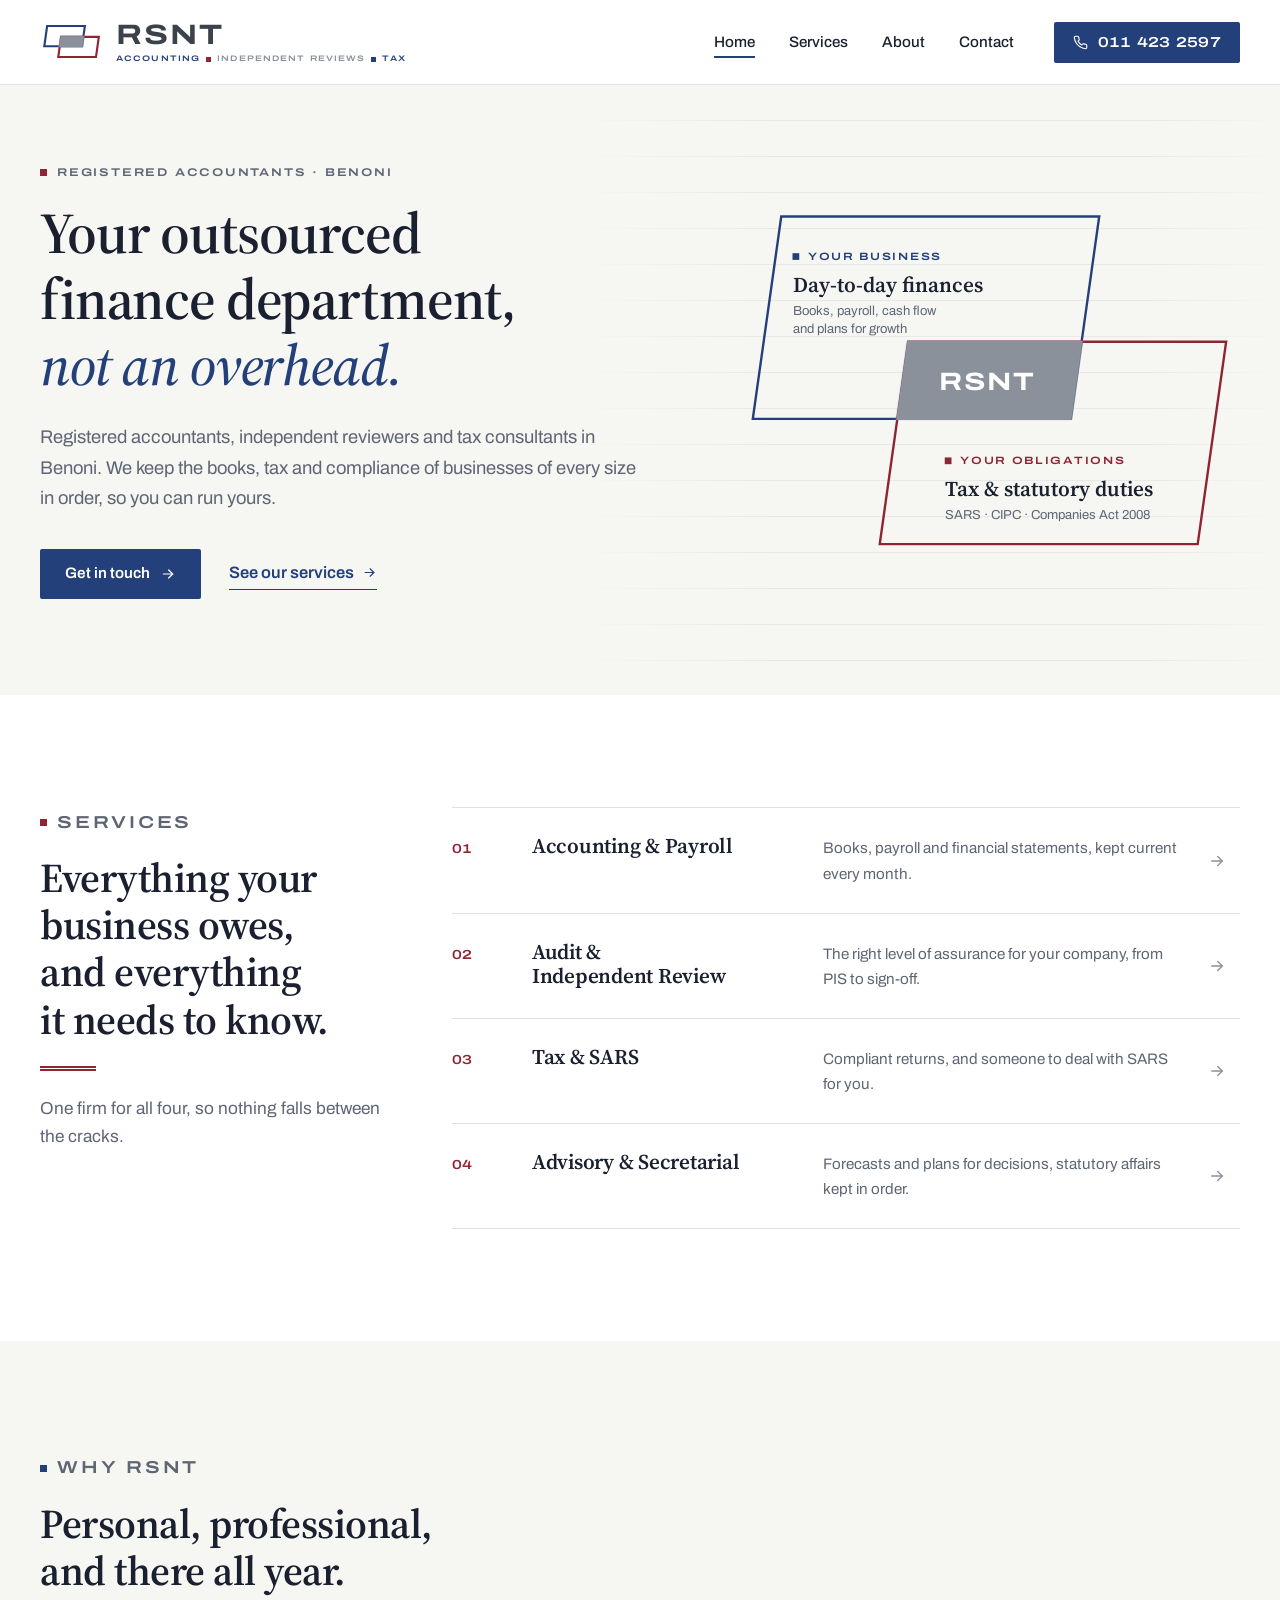
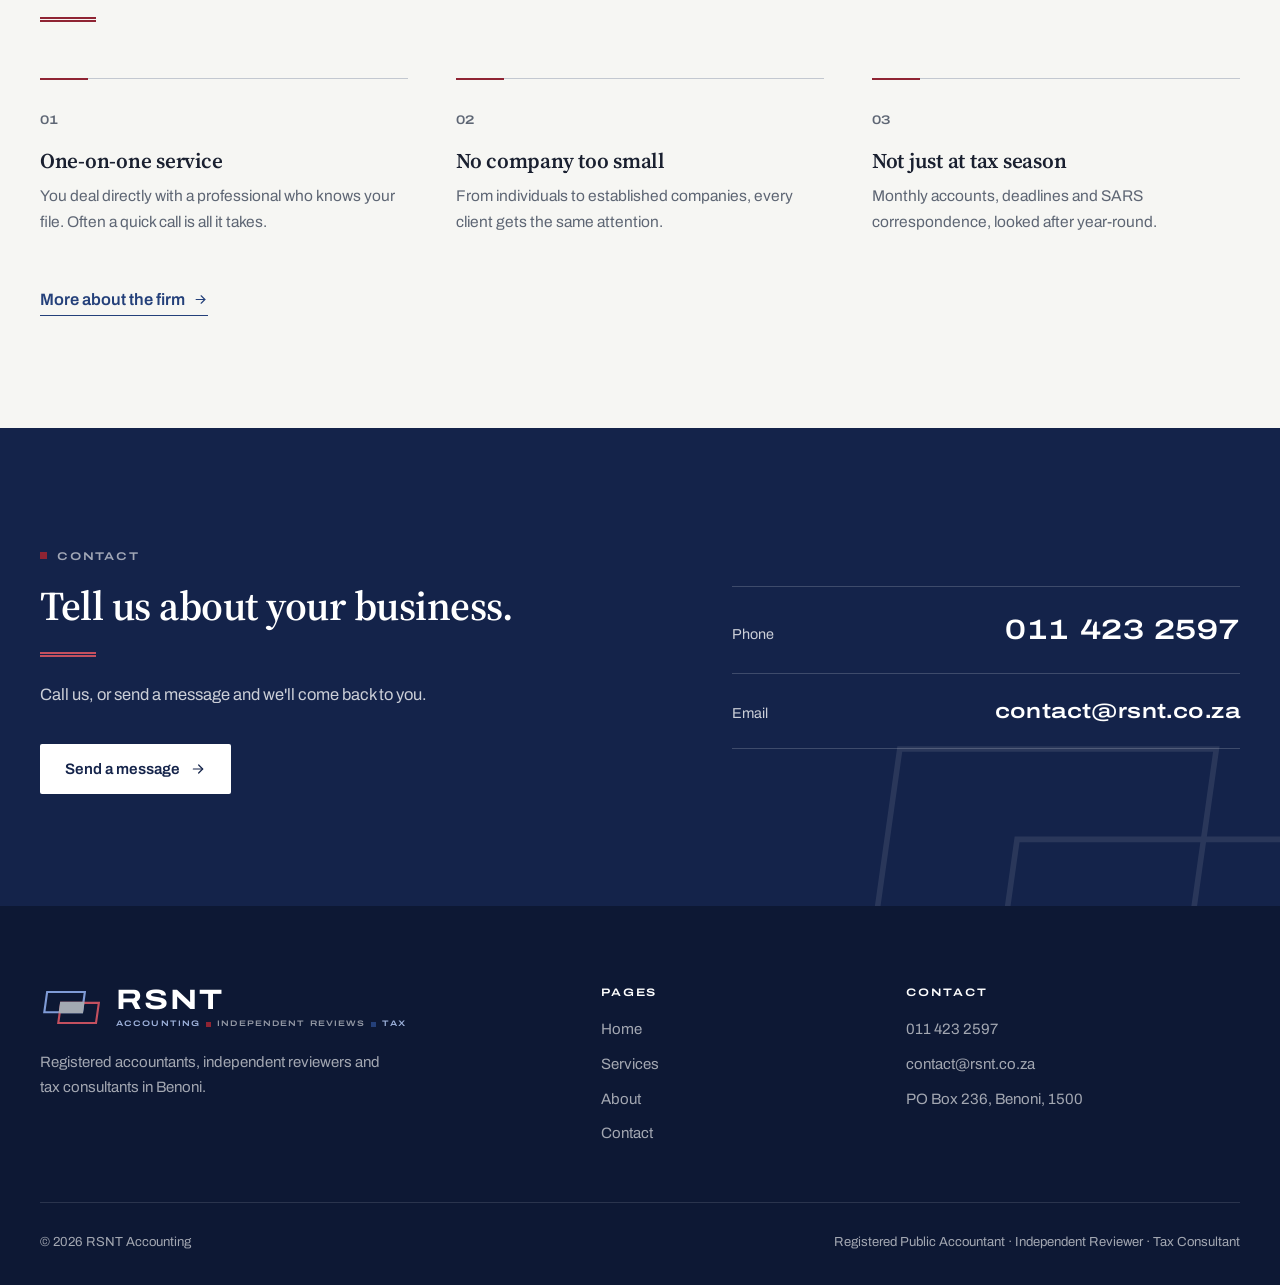
<file: index.html>
<!doctype html>
<html lang="en-ZA">
<head>
<meta charset="UTF-8">
<meta name="viewport" content="width=device-width, initial-scale=1.0">
<title>RSNT Accounting | Accountants, Independent Reviewers &amp; Tax Consultants in Benoni</title>
<meta name="description" content="RSNT Accounting is a Benoni practice of registered accountants, independent reviewers and tax consultants, with personal one-on-one service for businesses of every size.">
<meta name="theme-color" content="#14234a">
<link rel="icon" type="image/svg+xml" href="assets/favicon.svg">
<link rel="preconnect" href="https://fonts.googleapis.com">
<link rel="preconnect" href="https://fonts.gstatic.com" crossorigin>
<link href="https://fonts.googleapis.com/css2?family=Archivo:wdth,wght@62..125,400..700&family=Source+Serif+4:ital,opsz,wght@0,8..60,400..700;1,8..60,400..600&display=swap" rel="stylesheet">
<link rel="stylesheet" href="css/style.css">
<script>document.documentElement.classList.add('js');</script>
</head>
<body>
<a class="skip" href="#main">Skip to content</a>

<header class="site-header">
  <div class="wrap header-inner">
    <a href="index.html" class="brand" aria-label="RSNT Accounting, home">
      <svg class="brand-mark draw" viewBox="0 0 92 52" aria-hidden="true">
        <g transform="translate(7 0) skewX(-8)" fill="none" stroke-width="3.2">
          <rect class="f-blue" x="4" y="3" width="56" height="30" pathLength="100"/>
          <rect class="f-red" x="27" y="19" width="56" height="30" pathLength="100"/>
          <rect class="f-grey" x="25.4" y="17.4" width="36.2" height="17.2" stroke="none"/>
        </g>
      </svg>
      <span class="brand-text">
        <span class="brand-word">RSNT</span>
        <span class="brand-tag"><span>Accounting</span><i></i><span>Independent Reviews</span><i class="b"></i><span>Tax</span></span>
      </span>
    </a>
    <nav class="main-nav" id="main-nav" aria-label="Main">
      <ul class="nav-links">
        <li><a href="index.html">Home</a></li>
        <li><a href="services.html">Services</a></li>
        <li><a href="about.html">About</a></li>
        <li><a href="contact.html">Contact</a></li>
      </ul>
      <a href="tel:+27114232597" class="btn btn-primary btn-sm header-call" aria-label="Call RSNT on 011 423 2597">
        <svg viewBox="0 0 24 24" fill="none" stroke="currentColor" stroke-width="1.8" stroke-linecap="round" stroke-linejoin="round" aria-hidden="true"><path d="M22 16.92v3a2 2 0 0 1-2.18 2 19.79 19.79 0 0 1-8.63-3.07 19.5 19.5 0 0 1-6-6 19.79 19.79 0 0 1-3.07-8.67A2 2 0 0 1 4.11 2h3a2 2 0 0 1 2 1.72c.13.96.36 1.9.7 2.81a2 2 0 0 1-.45 2.11L8.09 9.91a16 16 0 0 0 6 6l1.27-1.27a2 2 0 0 1 2.11-.45c.91.34 1.85.57 2.81.7A2 2 0 0 1 22 16.92z"/></svg>
        <span class="num">011 423 2597</span>
      </a>
    </nav>
    <button class="nav-toggle" aria-label="Menu" aria-expanded="false" aria-controls="main-nav">
      <span></span><span></span><span></span>
    </button>
  </div>
</header>

<main id="main">
  <!-- Hero -->
  <section class="hero">
    <div class="wrap hero-grid">
      <div class="hero-copy">
        <p class="label">Registered accountants &middot; Benoni</p>
        <h1>Your outsourced finance department, <em>not an&nbsp;overhead.</em></h1>
        <p class="lede">Registered accountants, independent reviewers and tax consultants in Benoni. We keep the books, tax and compliance of businesses of every size in order, so you can run yours.</p>
        <div class="hero-actions">
          <a href="contact.html" class="btn btn-primary">Get in touch
            <svg viewBox="0 0 24 24" fill="none" stroke="currentColor" stroke-width="1.8" stroke-linecap="round" stroke-linejoin="round" aria-hidden="true"><path d="M5 12h14"/><path d="m13 6 6 6-6 6"/></svg>
          </a>
          <a href="services.html" class="link-arrow">See our services
            <svg viewBox="0 0 24 24" fill="none" stroke="currentColor" stroke-width="1.8" stroke-linecap="round" stroke-linejoin="round" aria-hidden="true"><path d="M5 12h14"/><path d="m13 6 6 6-6 6"/></svg>
          </a>
        </div>
      </div>

      <figure class="hero-figure">
        <svg class="fig" viewBox="0 0 560 360" role="img" aria-labelledby="fig-title">
          <title id="fig-title">Your business and your obligations overlap. RSNT works in that overlap.</title>
          <g transform="translate(46 0) skewX(-8)">
            <rect class="fr fr-blue" x="40" y="12" width="330" height="210" pathLength="100"/>
            <rect class="fr fr-red" x="190" y="142" width="330" height="210" pathLength="100"/>
            <rect class="ov" x="188.75" y="140.75" width="182.5" height="82.5"/>
          </g>

          <g class="lbl lbl-blue">
            <rect x="96" y="50" width="7" height="7" fill="var(--blue)"/>
            <text class="fig-k" x="112" y="57" fill="var(--blue)">Your business</text>
            <text class="fig-t" x="96" y="90">Day-to-day finances</text>
            <text class="fig-s" x="96" y="114">Books, payroll, cash flow</text>
            <text class="fig-s" x="96" y="133">and plans for growth</text>
          </g>

          <g class="lbl lbl-red">
            <rect x="254" y="262" width="7" height="7" fill="var(--red)"/>
            <text class="fig-k" x="270" y="269" fill="var(--red)">Your obligations</text>
            <text class="fig-t" x="254" y="302">Tax &amp; statutory duties</text>
            <text class="fig-s" x="254" y="326">SARS &#183; CIPC &#183; Companies Act 2008</text>
          </g>

          <g class="ov-txt">
            <text class="fig-rsnt" x="298" y="192" text-anchor="middle">RSNT</text>
          </g>
        </svg>
      </figure>
    </div>
  </section>

  <!-- Services: four groups -->
  <section>
    <div class="wrap svc-layout">
      <div class="sec-head reveal">
        <p class="label">Services</p>
        <h2>Everything your business owes, and everything it needs to know.</h2>
        <span class="total-rule"></span>
        <p>One firm for all four, so nothing falls between the cracks.</p>
      </div>

      <ol class="svc-list" data-stagger="0.08">
        <li class="reveal"><a href="services.html#accounting">
          <span class="n num">01</span><h3>Accounting &amp; Payroll</h3>
          <p>Books, payroll and financial statements, kept current every month.</p>
          <svg viewBox="0 0 24 24" fill="none" stroke="currentColor" stroke-width="1.8" stroke-linecap="round" stroke-linejoin="round" aria-hidden="true"><path d="M5 12h14"/><path d="m13 6 6 6-6 6"/></svg>
        </a></li>
        <li class="reveal"><a href="services.html#audit">
          <span class="n num">02</span><h3>Audit &amp; Independent Review</h3>
          <p>The right level of assurance for your company, from PIS to sign-off.</p>
          <svg viewBox="0 0 24 24" fill="none" stroke="currentColor" stroke-width="1.8" stroke-linecap="round" stroke-linejoin="round" aria-hidden="true"><path d="M5 12h14"/><path d="m13 6 6 6-6 6"/></svg>
        </a></li>
        <li class="reveal"><a href="services.html#tax">
          <span class="n num">03</span><h3>Tax &amp; SARS</h3>
          <p>Compliant returns, and someone to deal with SARS for you.</p>
          <svg viewBox="0 0 24 24" fill="none" stroke="currentColor" stroke-width="1.8" stroke-linecap="round" stroke-linejoin="round" aria-hidden="true"><path d="M5 12h14"/><path d="m13 6 6 6-6 6"/></svg>
        </a></li>
        <li class="reveal"><a href="services.html#advisory">
          <span class="n num">04</span><h3>Advisory &amp; Secretarial</h3>
          <p>Forecasts and plans for decisions, statutory affairs kept in order.</p>
          <svg viewBox="0 0 24 24" fill="none" stroke="currentColor" stroke-width="1.8" stroke-linecap="round" stroke-linejoin="round" aria-hidden="true"><path d="M5 12h14"/><path d="m13 6 6 6-6 6"/></svg>
        </a></li>
      </ol>
    </div>
  </section>

  <!-- Why RSNT -->
  <section class="sec-paper">
    <div class="wrap">
      <div class="sec-head reveal">
        <p class="label blue">Why RSNT</p>
        <h2>Personal, professional, and there all year.</h2>
        <span class="total-rule"></span>
      </div>
      <div class="reasons" data-stagger="0.1">
        <div class="reason reveal">
          <span class="num">01</span>
          <h3>One-on-one service</h3>
          <p>You deal directly with a professional who knows your file. Often a quick call is all it takes.</p>
        </div>
        <div class="reason reveal">
          <span class="num">02</span>
          <h3>No company too small</h3>
          <p>From individuals to established companies, every client gets the same attention.</p>
        </div>
        <div class="reason reveal">
          <span class="num">03</span>
          <h3>Not just at tax season</h3>
          <p>Monthly accounts, deadlines and SARS correspondence, looked after year-round.</p>
        </div>
      </div>
      <p class="reveal" style="margin-top:8px"><a href="about.html" class="link-arrow">More about the firm <svg viewBox="0 0 24 24" fill="none" stroke="currentColor" stroke-width="1.8" stroke-linecap="round" stroke-linejoin="round" aria-hidden="true"><path d="M5 12h14"/><path d="m13 6 6 6-6 6"/></svg></a></p>
    </div>
  </section>

  <!-- Contact band -->
  <section class="band">
    <svg class="band-mark" viewBox="0 0 92 52" aria-hidden="true">
      <g transform="translate(7 0) skewX(-8)" fill="none" stroke-width="1">
        <rect class="f-blue" x="4" y="3" width="56" height="30"/>
        <rect class="f-red" x="27" y="19" width="56" height="30"/>
      </g>
    </svg>
    <div class="wrap band-grid">
      <div class="reveal">
        <p class="label">Contact</p>
        <h2>Tell us about your business.</h2>
        <span class="total-rule"></span>
        <p style="margin-top:24px;max-width:30em">Call us, or send a message and we'll come back to you.</p>
        <div class="band-actions">
          <a href="contact.html" class="btn btn-light">Send a message <svg viewBox="0 0 24 24" fill="none" stroke="currentColor" stroke-width="1.8" stroke-linecap="round" stroke-linejoin="round" aria-hidden="true"><path d="M5 12h14"/><path d="m13 6 6 6-6 6"/></svg></a>
        </div>
      </div>
      <div class="lines reveal" style="--d:.15s">
        <a class="primary" href="tel:+27114232597"><span>Phone</span><strong>011 423 2597</strong></a>
        <a href="mailto:contact@rsnt.co.za"><span>Email</span><strong>contact@rsnt.co.za</strong></a>
      </div>
    </div>
  </section>

</main>

<footer class="site-footer">
  <div class="wrap">
    <div class="footer-grid">
      <div class="footer-brand">
        <a href="index.html" class="brand" aria-label="RSNT Accounting, home">
          <svg class="brand-mark" viewBox="0 0 92 52" aria-hidden="true">
            <g transform="translate(7 0) skewX(-8)" fill="none" stroke-width="3.2">
              <rect class="f-blue" x="4" y="3" width="56" height="30"/>
              <rect class="f-red" x="27" y="19" width="56" height="30"/>
              <rect class="f-grey" x="25.4" y="17.4" width="36.2" height="17.2" stroke="none"/>
            </g>
          </svg>
          <span class="brand-text">
            <span class="brand-word">RSNT</span>
            <span class="brand-tag"><span>Accounting</span><i></i><span>Independent Reviews</span><i class="b"></i><span>Tax</span></span>
          </span>
        </a>
        <p>Registered accountants, independent reviewers and tax consultants in Benoni.</p>
      </div>
      <div>
        <h4>Pages</h4>
        <ul>
          <li><a href="index.html">Home</a></li>
          <li><a href="services.html">Services</a></li>
          <li><a href="about.html">About</a></li>
          <li><a href="contact.html">Contact</a></li>
        </ul>
      </div>
      <div>
        <h4>Contact</h4>
        <ul>
          <li><a href="tel:+27114232597">011 423 2597</a></li>
          <li><a href="mailto:contact@rsnt.co.za">contact@rsnt.co.za</a></li>
          <li>PO Box 236, Benoni, 1500</li>
        </ul>
      </div>
    </div>
    <div class="footer-bottom">
      <span>&copy; <span id="year">2026</span> RSNT Accounting</span>
      <span>Registered Public Accountant &middot; Independent Reviewer &middot; Tax Consultant</span>
    </div>
  </div>
</footer>

<button class="to-top" aria-label="Back to top">
  <svg viewBox="0 0 24 24" fill="none" stroke="currentColor" stroke-width="1.8" stroke-linecap="round" stroke-linejoin="round" aria-hidden="true"><path d="m18 15-6-6-6 6"/></svg>
</button>

<script src="js/main.js"></script>
</body>
</html>
</file>
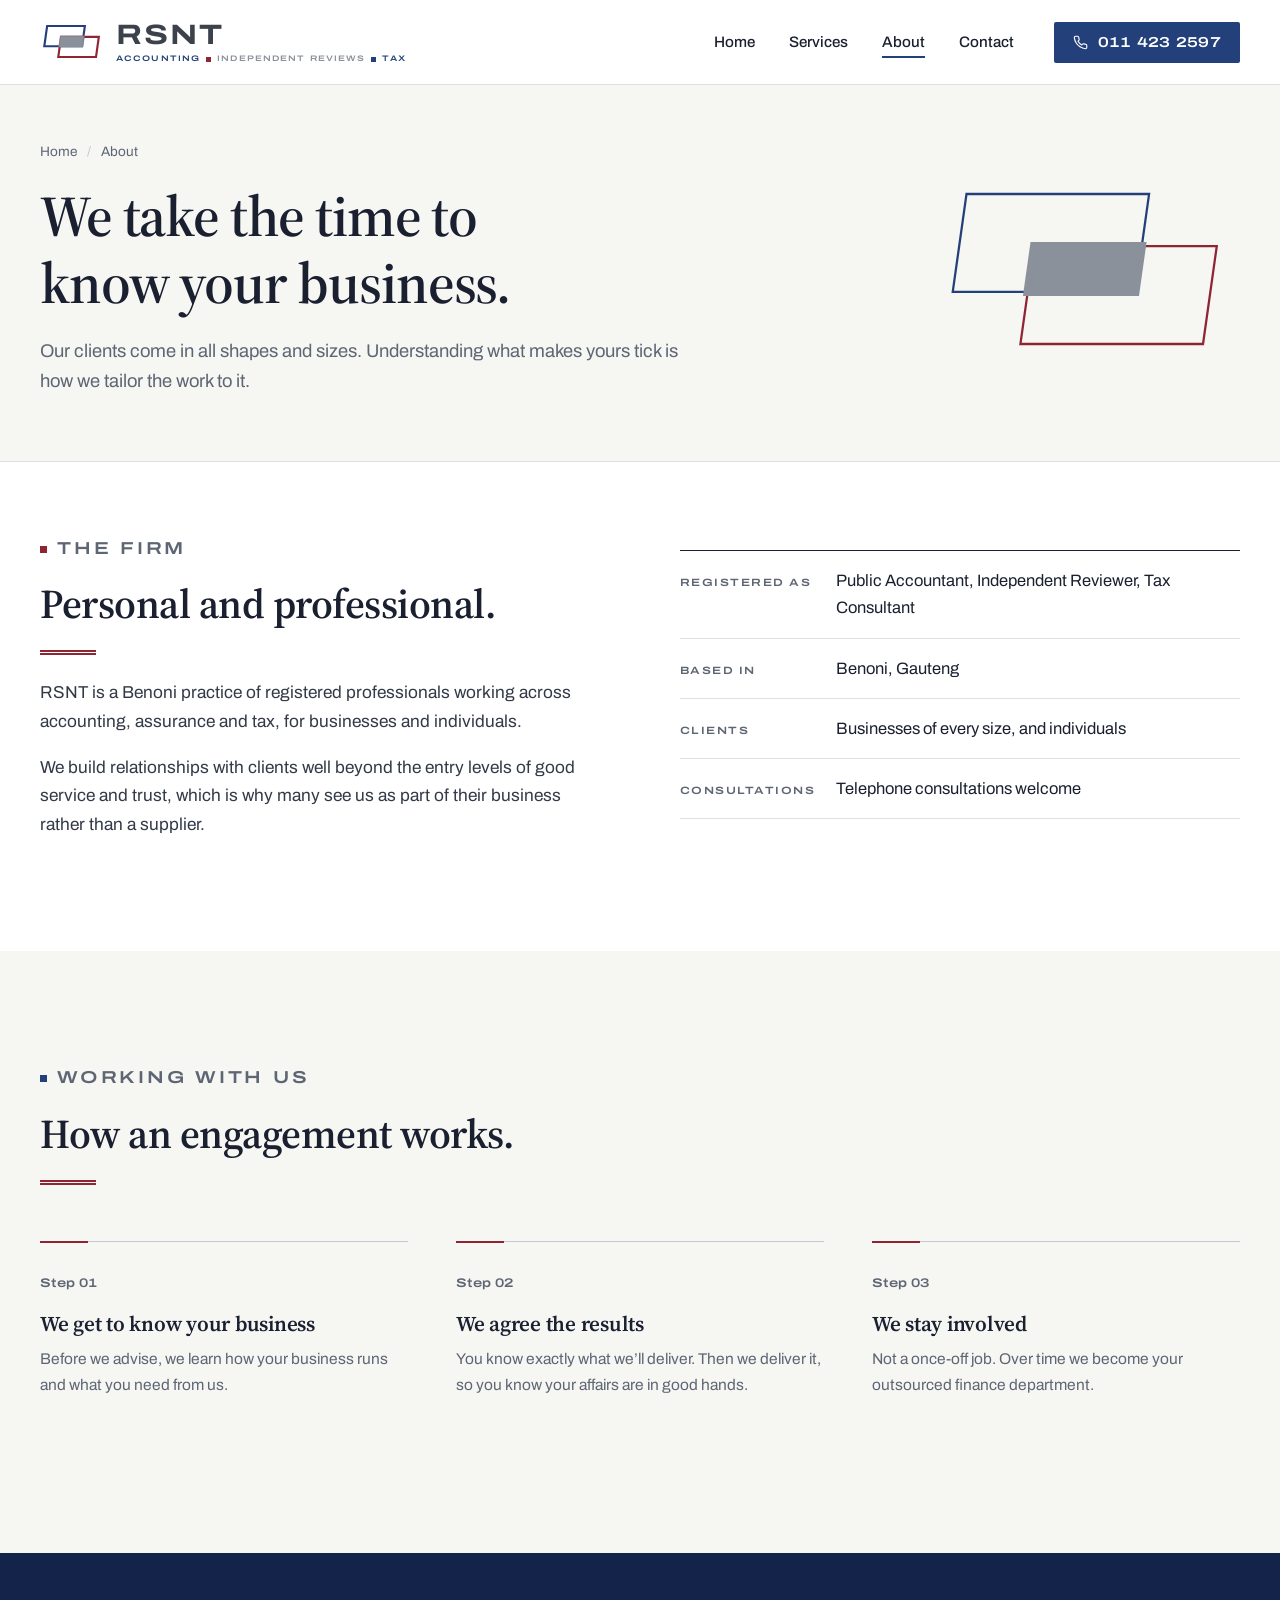
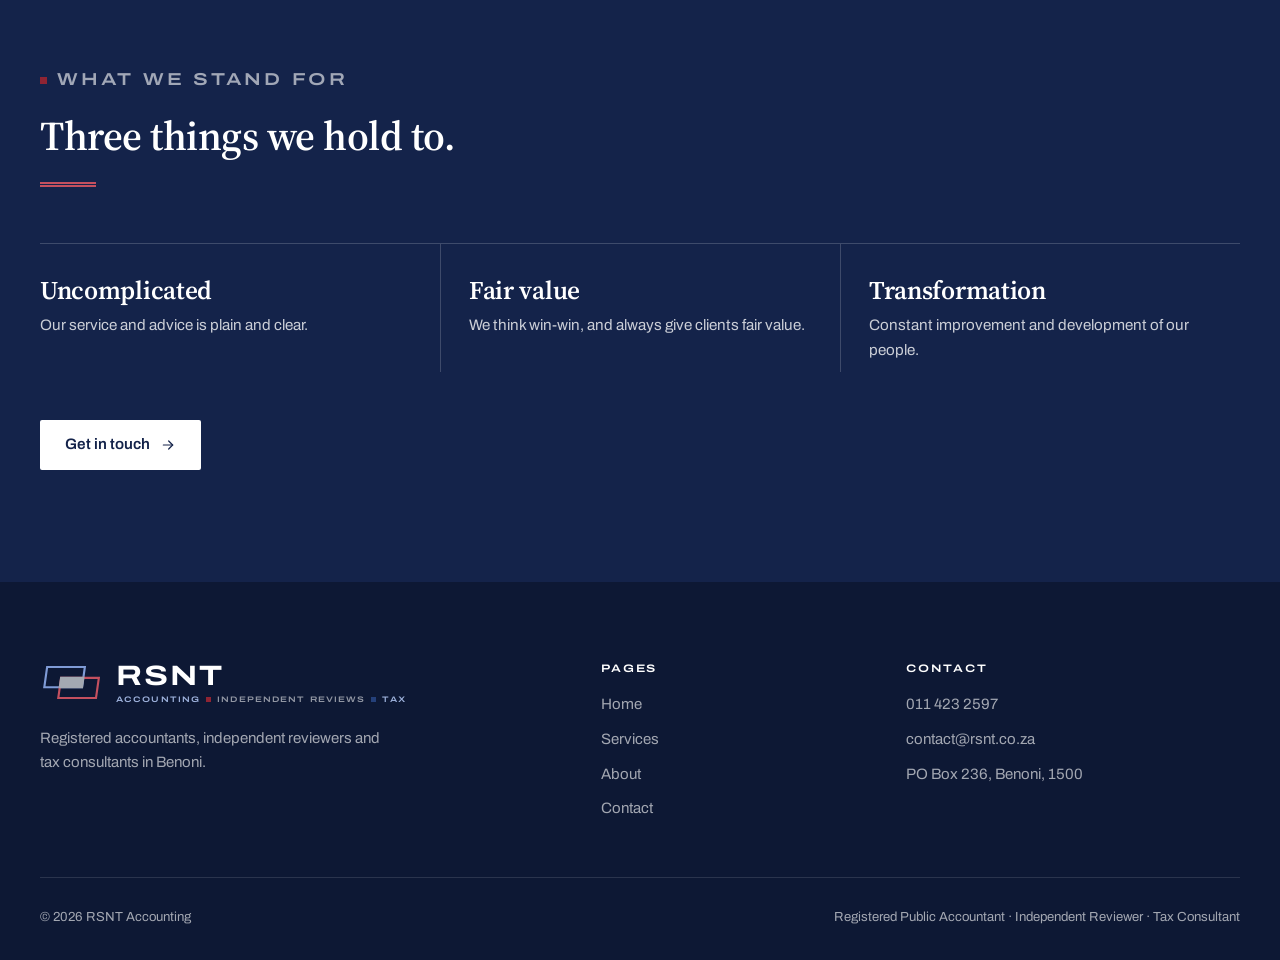
<file: about.html>
<!doctype html>
<html lang="en-ZA">
<head>
<meta charset="UTF-8">
<meta name="viewport" content="width=device-width, initial-scale=1.0">
<title>About | RSNT Accounting, Benoni</title>
<meta name="description" content="RSNT Accounting is a Benoni practice of registered professionals. How we work with clients, and what we stand for.">
<meta name="theme-color" content="#14234a">
<link rel="icon" type="image/svg+xml" href="assets/favicon.svg">
<link rel="preconnect" href="https://fonts.googleapis.com">
<link rel="preconnect" href="https://fonts.gstatic.com" crossorigin>
<link href="https://fonts.googleapis.com/css2?family=Archivo:wdth,wght@62..125,400..700&family=Source+Serif+4:ital,opsz,wght@0,8..60,400..700;1,8..60,400..600&display=swap" rel="stylesheet">
<link rel="stylesheet" href="css/style.css">
<script>document.documentElement.classList.add('js');</script>
</head>
<body>
<a class="skip" href="#main">Skip to content</a>

<header class="site-header">
  <div class="wrap header-inner">
    <a href="index.html" class="brand" aria-label="RSNT Accounting, home">
      <svg class="brand-mark draw" viewBox="0 0 92 52" aria-hidden="true">
        <g transform="translate(7 0) skewX(-8)" fill="none" stroke-width="3.2">
          <rect class="f-blue" x="4" y="3" width="56" height="30" pathLength="100"/>
          <rect class="f-red" x="27" y="19" width="56" height="30" pathLength="100"/>
          <rect class="f-grey" x="25.4" y="17.4" width="36.2" height="17.2" stroke="none"/>
        </g>
      </svg>
      <span class="brand-text">
        <span class="brand-word">RSNT</span>
        <span class="brand-tag"><span>Accounting</span><i></i><span>Independent Reviews</span><i class="b"></i><span>Tax</span></span>
      </span>
    </a>
    <nav class="main-nav" id="main-nav" aria-label="Main">
      <ul class="nav-links">
        <li><a href="index.html">Home</a></li>
        <li><a href="services.html">Services</a></li>
        <li><a href="about.html">About</a></li>
        <li><a href="contact.html">Contact</a></li>
      </ul>
      <a href="tel:+27114232597" class="btn btn-primary btn-sm header-call" aria-label="Call RSNT on 011 423 2597">
        <svg viewBox="0 0 24 24" fill="none" stroke="currentColor" stroke-width="1.8" stroke-linecap="round" stroke-linejoin="round" aria-hidden="true"><path d="M22 16.92v3a2 2 0 0 1-2.18 2 19.79 19.79 0 0 1-8.63-3.07 19.5 19.5 0 0 1-6-6 19.79 19.79 0 0 1-3.07-8.67A2 2 0 0 1 4.11 2h3a2 2 0 0 1 2 1.72c.13.96.36 1.9.7 2.81a2 2 0 0 1-.45 2.11L8.09 9.91a16 16 0 0 0 6 6l1.27-1.27a2 2 0 0 1 2.11-.45c.91.34 1.85.57 2.81.7A2 2 0 0 1 22 16.92z"/></svg>
        <span class="num">011 423 2597</span>
      </a>
    </nav>
    <button class="nav-toggle" aria-label="Menu" aria-expanded="false" aria-controls="main-nav">
      <span></span><span></span><span></span>
    </button>
  </div>
</header>

<main id="main">

  <section class="page-head">
    <div class="wrap">
      <svg class="page-mark brand-mark draw" viewBox="0 0 92 52" aria-hidden="true">
        <g transform="translate(7 0) skewX(-8)" fill="none">
          <rect class="f-blue" x="4" y="3" width="56" height="30" pathLength="100"/>
          <rect class="f-red" x="27" y="19" width="56" height="30" pathLength="100"/>
          <rect class="f-grey" x="25.7" y="17.7" width="35.6" height="16.6" stroke="none"/>
        </g>
      </svg>
      <nav class="crumbs" aria-label="Breadcrumb"><a href="index.html">Home</a><span aria-hidden="true">/</span><span>About</span></nav>
      <h1>We take the time to know your business.</h1>
      <p class="lede">Our clients come in all shapes and sizes. Understanding what makes yours tick is how we tailor the work to it.</p>
    </div>
  </section>

  <section>
    <div class="wrap about-split">
      <div class="prose reveal">
        <p class="label">The firm</p>
        <h2>Personal and professional.</h2>
        <span class="total-rule"></span>
        <p style="margin-top:24px">RSNT is a Benoni practice of registered professionals working across accounting, assurance and tax, for businesses and individuals.</p>
        <p>We build relationships with clients well beyond the entry levels of good service and trust, which is why many see us as part of their business rather than a supplier.</p>
      </div>
      <dl class="facts reveal" style="--d:.12s">
        <div><dt>Registered as</dt><dd>Public Accountant, Independent Reviewer, Tax Consultant</dd></div>
        <div><dt>Based in</dt><dd>Benoni, Gauteng</dd></div>
        <div><dt>Clients</dt><dd>Businesses of every size, and individuals</dd></div>
        <div><dt>Consultations</dt><dd>Telephone consultations welcome</dd></div>
      </dl>
    </div>
  </section>

  <section class="sec-paper">
    <div class="wrap">
      <div class="sec-head reveal">
        <p class="label blue">Working with us</p>
        <h2>How an engagement works.</h2>
        <span class="total-rule"></span>
      </div>
      <div class="reasons steps" data-stagger="0.1">
        <div class="reason reveal">
          <span class="num">Step 01</span>
          <h3>We get to know your business</h3>
          <p>Before we advise, we learn how your business runs and what you need from us.</p>
        </div>
        <div class="reason reveal">
          <span class="num">Step 02</span>
          <h3>We agree the results</h3>
          <p>You know exactly what we&rsquo;ll deliver. Then we deliver it, so you know your affairs are in good hands.</p>
        </div>
        <div class="reason reveal">
          <span class="num">Step 03</span>
          <h3>We stay involved</h3>
          <p>Not a once-off job. Over time we become your outsourced finance department.</p>
        </div>
      </div>
    </div>
  </section>

  <section class="band">
    <div class="wrap">
      <div class="sec-head reveal">
        <p class="label">What we stand for</p>
        <h2>Three things we hold to.</h2>
        <span class="total-rule"></span>
      </div>
      <div class="values values-3" data-stagger="0.1">
        <div class="value reveal"><h3>Uncomplicated</h3><p>Our service and advice is plain and clear.</p></div>
        <div class="value reveal"><h3>Fair value</h3><p>We think win-win, and always give clients fair value.</p></div>
        <div class="value reveal"><h3>Transformation</h3><p>Constant improvement and development of our people.</p></div>
      </div>
      <div class="band-actions reveal">
        <a href="contact.html" class="btn btn-light">Get in touch
          <svg viewBox="0 0 24 24" fill="none" stroke="currentColor" stroke-width="1.8" stroke-linecap="round" stroke-linejoin="round" aria-hidden="true"><path d="M5 12h14"/><path d="m13 6 6 6-6 6"/></svg>
        </a>
      </div>
    </div>
  </section>

</main>

<footer class="site-footer">
  <div class="wrap">
    <div class="footer-grid">
      <div class="footer-brand">
        <a href="index.html" class="brand" aria-label="RSNT Accounting, home">
          <svg class="brand-mark" viewBox="0 0 92 52" aria-hidden="true">
            <g transform="translate(7 0) skewX(-8)" fill="none" stroke-width="3.2">
              <rect class="f-blue" x="4" y="3" width="56" height="30"/>
              <rect class="f-red" x="27" y="19" width="56" height="30"/>
              <rect class="f-grey" x="25.4" y="17.4" width="36.2" height="17.2" stroke="none"/>
            </g>
          </svg>
          <span class="brand-text">
            <span class="brand-word">RSNT</span>
            <span class="brand-tag"><span>Accounting</span><i></i><span>Independent Reviews</span><i class="b"></i><span>Tax</span></span>
          </span>
        </a>
        <p>Registered accountants, independent reviewers and tax consultants in Benoni.</p>
      </div>
      <div>
        <h4>Pages</h4>
        <ul>
          <li><a href="index.html">Home</a></li>
          <li><a href="services.html">Services</a></li>
          <li><a href="about.html">About</a></li>
          <li><a href="contact.html">Contact</a></li>
        </ul>
      </div>
      <div>
        <h4>Contact</h4>
        <ul>
          <li><a href="tel:+27114232597">011 423 2597</a></li>
          <li><a href="mailto:contact@rsnt.co.za">contact@rsnt.co.za</a></li>
          <li>PO Box 236, Benoni, 1500</li>
        </ul>
      </div>
    </div>
    <div class="footer-bottom">
      <span>&copy; <span id="year">2026</span> RSNT Accounting</span>
      <span>Registered Public Accountant &middot; Independent Reviewer &middot; Tax Consultant</span>
    </div>
  </div>
</footer>

<button class="to-top" aria-label="Back to top">
  <svg viewBox="0 0 24 24" fill="none" stroke="currentColor" stroke-width="1.8" stroke-linecap="round" stroke-linejoin="round" aria-hidden="true"><path d="m18 15-6-6-6 6"/></svg>
</button>

<script src="js/main.js"></script>
</body>
</html>
</file>
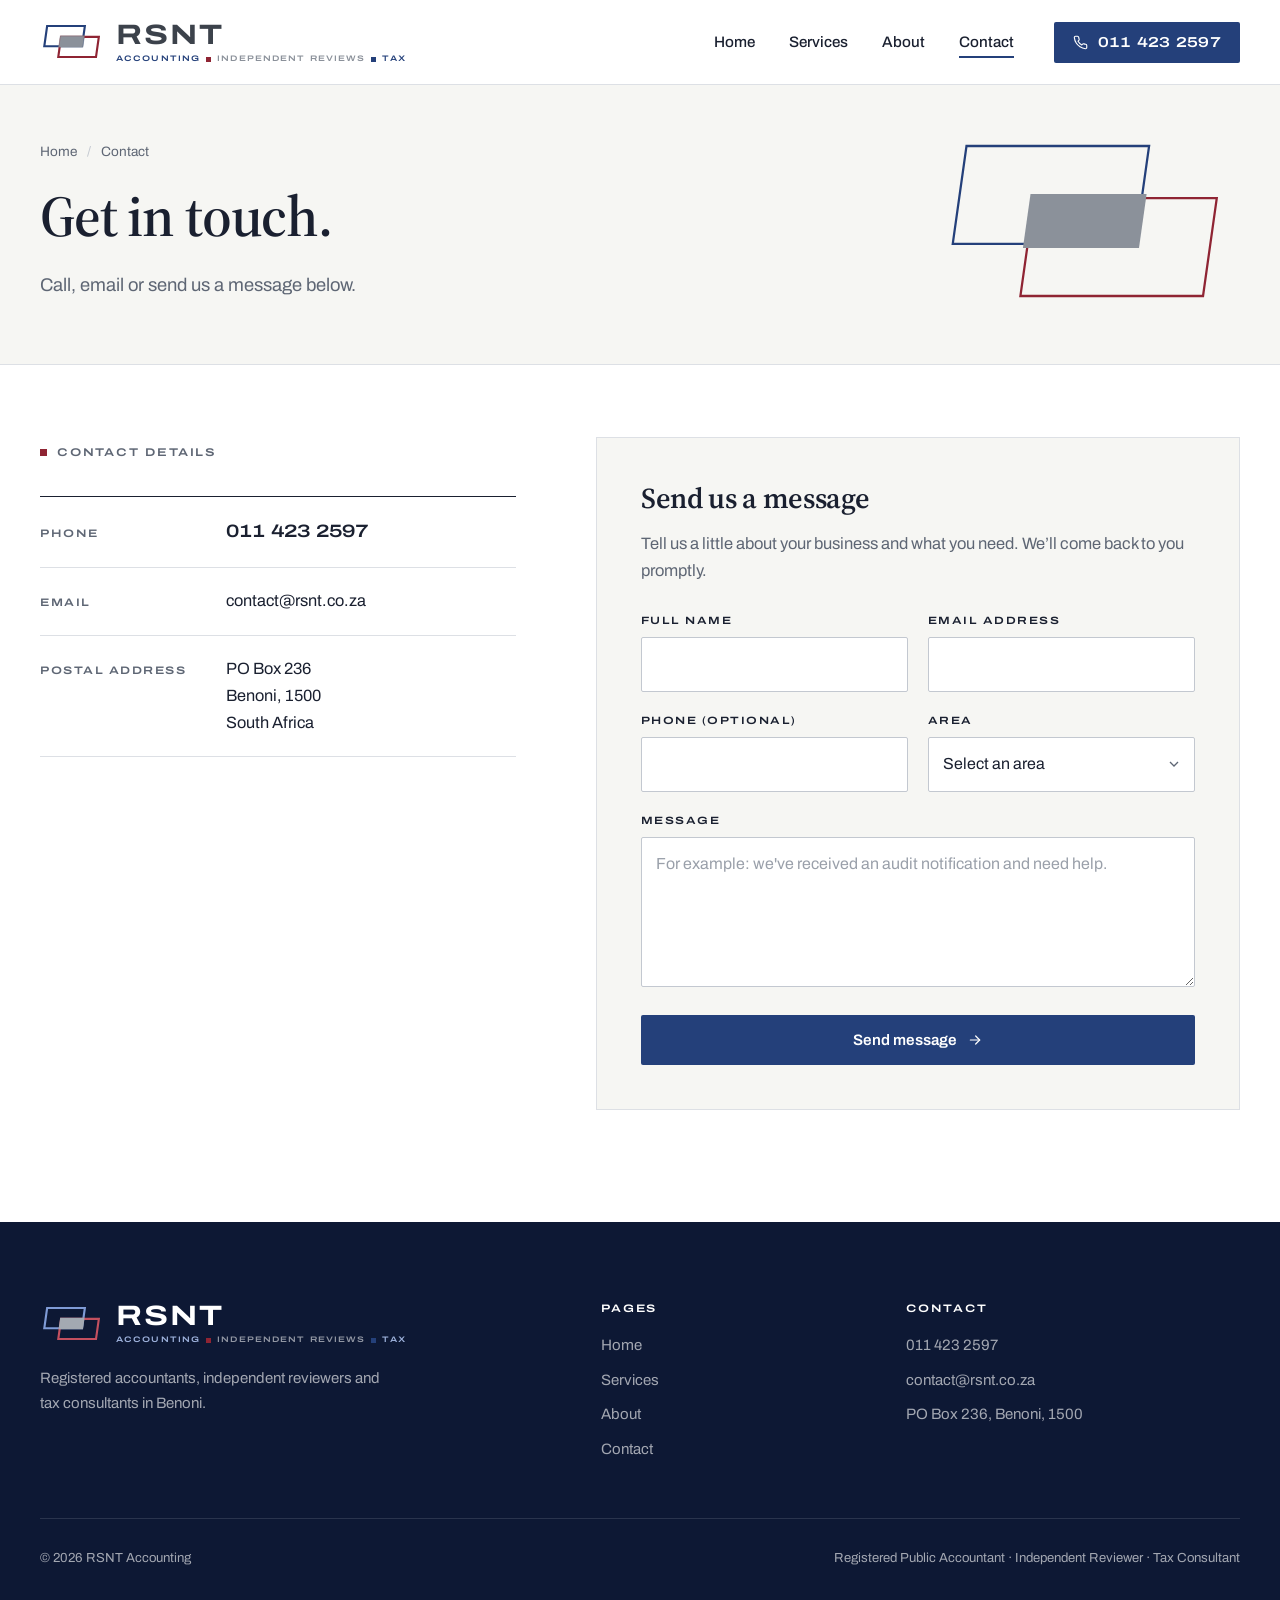
<file: contact.html>
<!doctype html>
<html lang="en-ZA">
<head>
<meta charset="UTF-8">
<meta name="viewport" content="width=device-width, initial-scale=1.0">
<title>Contact | RSNT Accounting, Benoni</title>
<meta name="description" content="Contact RSNT Accounting in Benoni. Call 011 423 2597 or email contact@rsnt.co.za.">
<meta name="theme-color" content="#14234a">
<link rel="icon" type="image/svg+xml" href="assets/favicon.svg">
<link rel="preconnect" href="https://fonts.googleapis.com">
<link rel="preconnect" href="https://fonts.gstatic.com" crossorigin>
<link href="https://fonts.googleapis.com/css2?family=Archivo:wdth,wght@62..125,400..700&family=Source+Serif+4:ital,opsz,wght@0,8..60,400..700;1,8..60,400..600&display=swap" rel="stylesheet">
<link rel="stylesheet" href="css/style.css">
<script>document.documentElement.classList.add('js');</script>
</head>
<body>
<a class="skip" href="#main">Skip to content</a>

<header class="site-header">
  <div class="wrap header-inner">
    <a href="index.html" class="brand" aria-label="RSNT Accounting, home">
      <svg class="brand-mark draw" viewBox="0 0 92 52" aria-hidden="true">
        <g transform="translate(7 0) skewX(-8)" fill="none" stroke-width="3.2">
          <rect class="f-blue" x="4" y="3" width="56" height="30" pathLength="100"/>
          <rect class="f-red" x="27" y="19" width="56" height="30" pathLength="100"/>
          <rect class="f-grey" x="25.4" y="17.4" width="36.2" height="17.2" stroke="none"/>
        </g>
      </svg>
      <span class="brand-text">
        <span class="brand-word">RSNT</span>
        <span class="brand-tag"><span>Accounting</span><i></i><span>Independent Reviews</span><i class="b"></i><span>Tax</span></span>
      </span>
    </a>
    <nav class="main-nav" id="main-nav" aria-label="Main">
      <ul class="nav-links">
        <li><a href="index.html">Home</a></li>
        <li><a href="services.html">Services</a></li>
        <li><a href="about.html">About</a></li>
        <li><a href="contact.html">Contact</a></li>
      </ul>
      <a href="tel:+27114232597" class="btn btn-primary btn-sm header-call" aria-label="Call RSNT on 011 423 2597">
        <svg viewBox="0 0 24 24" fill="none" stroke="currentColor" stroke-width="1.8" stroke-linecap="round" stroke-linejoin="round" aria-hidden="true"><path d="M22 16.92v3a2 2 0 0 1-2.18 2 19.79 19.79 0 0 1-8.63-3.07 19.5 19.5 0 0 1-6-6 19.79 19.79 0 0 1-3.07-8.67A2 2 0 0 1 4.11 2h3a2 2 0 0 1 2 1.72c.13.96.36 1.9.7 2.81a2 2 0 0 1-.45 2.11L8.09 9.91a16 16 0 0 0 6 6l1.27-1.27a2 2 0 0 1 2.11-.45c.91.34 1.85.57 2.81.7A2 2 0 0 1 22 16.92z"/></svg>
        <span class="num">011 423 2597</span>
      </a>
    </nav>
    <button class="nav-toggle" aria-label="Menu" aria-expanded="false" aria-controls="main-nav">
      <span></span><span></span><span></span>
    </button>
  </div>
</header>

<main id="main">

  <section class="page-head">
    <div class="wrap">
      <svg class="page-mark brand-mark draw" viewBox="0 0 92 52" aria-hidden="true">
        <g transform="translate(7 0) skewX(-8)" fill="none">
          <rect class="f-blue" x="4" y="3" width="56" height="30" pathLength="100"/>
          <rect class="f-red" x="27" y="19" width="56" height="30" pathLength="100"/>
          <rect class="f-grey" x="25.7" y="17.7" width="35.6" height="16.6" stroke="none"/>
        </g>
      </svg>
      <nav class="crumbs" aria-label="Breadcrumb"><a href="index.html">Home</a><span aria-hidden="true">/</span><span>Contact</span></nav>
      <h1>Get in touch.</h1>
      <p class="lede">Call, email or send us a message below.</p>
    </div>
  </section>

  <section>
    <div class="wrap contact-grid">

      <div class="reveal">
        <p class="label">Contact details</p>
        <dl class="details">
          <div><dt>Phone</dt><dd><a class="num" href="tel:+27114232597">011 423 2597</a></dd></div>
          <div><dt>Email</dt><dd><a href="mailto:contact@rsnt.co.za">contact@rsnt.co.za</a></dd></div>
          <div><dt>Postal address</dt><dd>PO Box 236<br>Benoni, 1500<br>South Africa</dd></div>
        </dl>
      </div>

      <div class="form-card reveal" style="--d:.12s">
        <h2>Send us a message</h2>
        <p>Tell us a little about your business and what you need. We&rsquo;ll come back to you promptly.</p>
        <div class="form-success" id="form-success" role="status">Thank you. Your email app should now be open with your message ready to send. If it didn&rsquo;t open, email us at contact@rsnt.co.za.</div>
        <form id="contact-form" novalidate>
          <div class="form-row">
            <div class="field">
              <label for="name">Full name</label>
              <input type="text" id="name" name="name" autocomplete="name" required>
              <div class="field-error">Please enter your name.</div>
            </div>
            <div class="field">
              <label for="email">Email address</label>
              <input type="email" id="email" name="email" autocomplete="email" required>
              <div class="field-error">Please enter a valid email address.</div>
            </div>
          </div>
          <div class="form-row">
            <div class="field">
              <label for="phone">Phone (optional)</label>
              <input type="tel" id="phone" name="phone" autocomplete="tel">
            </div>
            <div class="field">
              <label for="service">Area</label>
              <select id="service" name="service">
                <option value="">Select an area</option>
                <option>Accounting &amp; Payroll</option>
                <option>Audit &amp; Independent Review</option>
                <option>Tax &amp; SARS</option>
                <option>Advisory &amp; Secretarial</option>
                <option>Not sure yet</option>
              </select>
            </div>
          </div>
          <div class="field">
            <label for="message">Message</label>
            <textarea id="message" name="message" placeholder="For example: we've received an audit notification and need help." required></textarea>
            <div class="field-error">Please add a short message.</div>
          </div>
          <button type="submit" class="btn btn-primary btn-block">Send message
            <svg viewBox="0 0 24 24" fill="none" stroke="currentColor" stroke-width="1.8" stroke-linecap="round" stroke-linejoin="round" aria-hidden="true"><path d="M5 12h14"/><path d="m13 6 6 6-6 6"/></svg>
          </button>
        </form>
      </div>

    </div>
  </section>

</main>

<footer class="site-footer">
  <div class="wrap">
    <div class="footer-grid">
      <div class="footer-brand">
        <a href="index.html" class="brand" aria-label="RSNT Accounting, home">
          <svg class="brand-mark" viewBox="0 0 92 52" aria-hidden="true">
            <g transform="translate(7 0) skewX(-8)" fill="none" stroke-width="3.2">
              <rect class="f-blue" x="4" y="3" width="56" height="30"/>
              <rect class="f-red" x="27" y="19" width="56" height="30"/>
              <rect class="f-grey" x="25.4" y="17.4" width="36.2" height="17.2" stroke="none"/>
            </g>
          </svg>
          <span class="brand-text">
            <span class="brand-word">RSNT</span>
            <span class="brand-tag"><span>Accounting</span><i></i><span>Independent Reviews</span><i class="b"></i><span>Tax</span></span>
          </span>
        </a>
        <p>Registered accountants, independent reviewers and tax consultants in Benoni.</p>
      </div>
      <div>
        <h4>Pages</h4>
        <ul>
          <li><a href="index.html">Home</a></li>
          <li><a href="services.html">Services</a></li>
          <li><a href="about.html">About</a></li>
          <li><a href="contact.html">Contact</a></li>
        </ul>
      </div>
      <div>
        <h4>Contact</h4>
        <ul>
          <li><a href="tel:+27114232597">011 423 2597</a></li>
          <li><a href="mailto:contact@rsnt.co.za">contact@rsnt.co.za</a></li>
          <li>PO Box 236, Benoni, 1500</li>
        </ul>
      </div>
    </div>
    <div class="footer-bottom">
      <span>&copy; <span id="year">2026</span> RSNT Accounting</span>
      <span>Registered Public Accountant &middot; Independent Reviewer &middot; Tax Consultant</span>
    </div>
  </div>
</footer>

<button class="to-top" aria-label="Back to top">
  <svg viewBox="0 0 24 24" fill="none" stroke="currentColor" stroke-width="1.8" stroke-linecap="round" stroke-linejoin="round" aria-hidden="true"><path d="m18 15-6-6-6 6"/></svg>
</button>

<script src="js/main.js"></script>
</body>
</html>
</file>
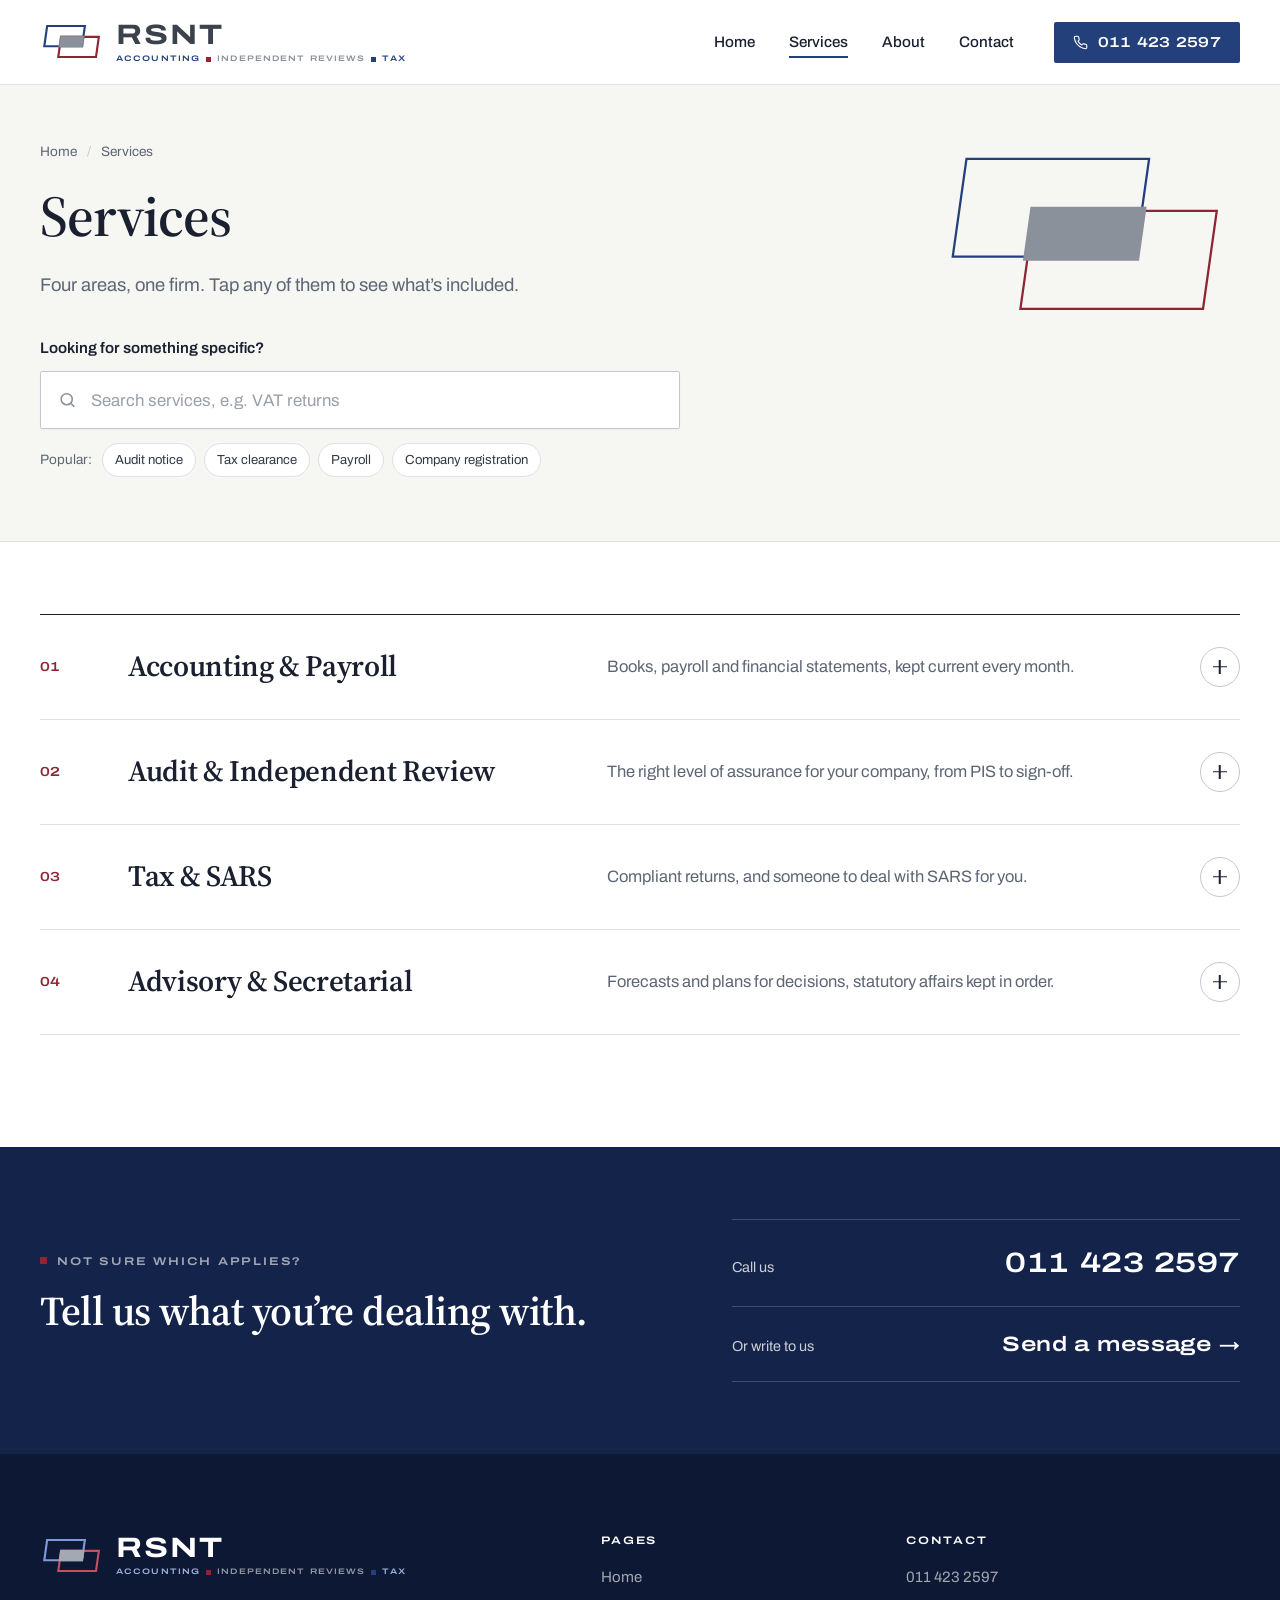
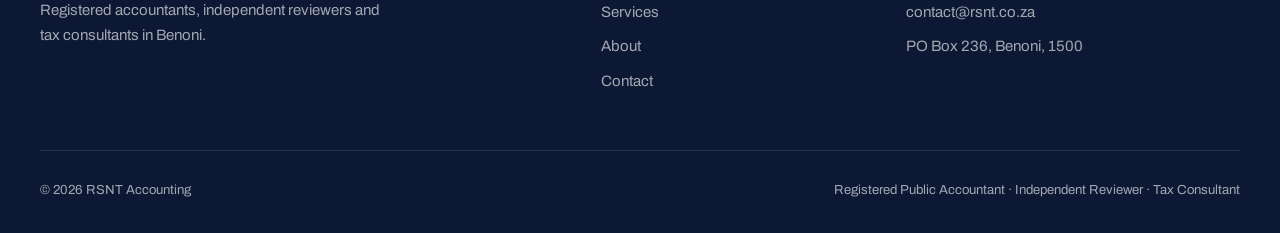
<file: services.html>
<!doctype html>
<html lang="en-ZA">
<head>
<meta charset="UTF-8">
<meta name="viewport" content="width=device-width, initial-scale=1.0">
<title>Services | RSNT Accounting, Benoni</title>
<meta name="description" content="Accounting and payroll, audit and independent review, tax and SARS, advisory and company secretarial services from RSNT Accounting in Benoni.">
<meta name="theme-color" content="#14234a">
<link rel="icon" type="image/svg+xml" href="assets/favicon.svg">
<link rel="preconnect" href="https://fonts.googleapis.com">
<link rel="preconnect" href="https://fonts.gstatic.com" crossorigin>
<link href="https://fonts.googleapis.com/css2?family=Archivo:wdth,wght@62..125,400..700&family=Source+Serif+4:ital,opsz,wght@0,8..60,400..700;1,8..60,400..600&display=swap" rel="stylesheet">
<link rel="stylesheet" href="css/style.css">
<script>document.documentElement.classList.add('js');</script>
</head>
<body>
<a class="skip" href="#main">Skip to content</a>

<header class="site-header">
  <div class="wrap header-inner">
    <a href="index.html" class="brand" aria-label="RSNT Accounting, home">
      <svg class="brand-mark draw" viewBox="0 0 92 52" aria-hidden="true">
        <g transform="translate(7 0) skewX(-8)" fill="none" stroke-width="3.2">
          <rect class="f-blue" x="4" y="3" width="56" height="30" pathLength="100"/>
          <rect class="f-red" x="27" y="19" width="56" height="30" pathLength="100"/>
          <rect class="f-grey" x="25.4" y="17.4" width="36.2" height="17.2" stroke="none"/>
        </g>
      </svg>
      <span class="brand-text">
        <span class="brand-word">RSNT</span>
        <span class="brand-tag"><span>Accounting</span><i></i><span>Independent Reviews</span><i class="b"></i><span>Tax</span></span>
      </span>
    </a>
    <nav class="main-nav" id="main-nav" aria-label="Main">
      <ul class="nav-links">
        <li><a href="index.html">Home</a></li>
        <li><a href="services.html">Services</a></li>
        <li><a href="about.html">About</a></li>
        <li><a href="contact.html">Contact</a></li>
      </ul>
      <a href="tel:+27114232597" class="btn btn-primary btn-sm header-call" aria-label="Call RSNT on 011 423 2597">
        <svg viewBox="0 0 24 24" fill="none" stroke="currentColor" stroke-width="1.8" stroke-linecap="round" stroke-linejoin="round" aria-hidden="true"><path d="M22 16.92v3a2 2 0 0 1-2.18 2 19.79 19.79 0 0 1-8.63-3.07 19.5 19.5 0 0 1-6-6 19.79 19.79 0 0 1-3.07-8.67A2 2 0 0 1 4.11 2h3a2 2 0 0 1 2 1.72c.13.96.36 1.9.7 2.81a2 2 0 0 1-.45 2.11L8.09 9.91a16 16 0 0 0 6 6l1.27-1.27a2 2 0 0 1 2.11-.45c.91.34 1.85.57 2.81.7A2 2 0 0 1 22 16.92z"/></svg>
        <span class="num">011 423 2597</span>
      </a>
    </nav>
    <button class="nav-toggle" aria-label="Menu" aria-expanded="false" aria-controls="main-nav">
      <span></span><span></span><span></span>
    </button>
  </div>
</header>

<main id="main">

  <section class="page-head">
    <div class="wrap">
      <svg class="page-mark brand-mark draw" viewBox="0 0 92 52" aria-hidden="true">
        <g transform="translate(7 0) skewX(-8)" fill="none">
          <rect class="f-blue" x="4" y="3" width="56" height="30" pathLength="100"/>
          <rect class="f-red" x="27" y="19" width="56" height="30" pathLength="100"/>
          <rect class="f-grey" x="25.7" y="17.7" width="35.6" height="16.6" stroke="none"/>
        </g>
      </svg>
      <nav class="crumbs" aria-label="Breadcrumb"><a href="index.html">Home</a><span aria-hidden="true">/</span><span>Services</span></nav>
      <h1>Services</h1>
      <p class="lede">Four areas, one firm. Tap any of them to see what&rsquo;s included.</p>

      <div class="finder" role="search">
        <label for="finder-q">Looking for something specific?</label>
        <div class="finder-input">
          <svg viewBox="0 0 24 24" fill="none" stroke="currentColor" stroke-width="2" stroke-linecap="round" aria-hidden="true"><circle cx="11" cy="11" r="7"/><path d="m20 20-3.5-3.5"/></svg>
          <input type="search" id="finder-q" placeholder="Search services, e.g. VAT returns" autocomplete="off" aria-controls="finder-results">
        </div>
        <div class="finder-results" id="finder-results" aria-live="polite"></div>
        <div class="finder-hints" aria-label="Popular searches">
          <span>Popular:</span>
          <button type="button">Audit notice</button>
          <button type="button">Tax clearance</button>
          <button type="button">Payroll</button>
          <button type="button">Company registration</button>
        </div>
      </div>
    </div>
  </section>

  <section>
    <div class="wrap">
      <div class="groups">

        <article class="group reveal" id="accounting">
          <button class="group-btn" aria-expanded="false" aria-controls="panel-accounting">
            <span class="num">01</span>
            <h2>Accounting &amp; Payroll</h2>
            <p>Books, payroll and financial statements, kept current every month.</p>
            <span class="plus" aria-hidden="true"></span>
          </button>
          <div class="group-panel" id="panel-accounting" role="region" aria-label="Accounting and Payroll">
            <div><div class="group-inner">
              <div>
                <p>Good decisions start with books you can rely on. We handle the day-to-day, monthly or bi-monthly, at our offices or at your premises.</p>
              </div>
              <ul class="ruled">
                <li>Bookkeeping, reconciliations and month-ends</li>
                <li>Management accounts and trial balances</li>
                <li>Annual financial statements (IFRS)</li>
                <li>Payroll, payslips and payroll reports</li>
                <li>EMP201, IRP5 and IT3 submissions</li>
                <li>UIF and Workmen&rsquo;s Compensation</li>
              </ul>
            </div></div>
          </div>
        </article>

        <article class="group reveal" id="audit">
          <button class="group-btn" aria-expanded="false" aria-controls="panel-audit">
            <span class="num">02</span>
            <h2>Audit &amp; Independent Review</h2>
            <p>The right level of assurance for your company, from PIS to sign-off.</p>
            <span class="plus" aria-hidden="true"></span>
          </button>
          <div class="group-panel" id="panel-audit" role="region" aria-label="Audit and Independent Review">
            <div><div class="group-inner">
              <div>
                <p>Whether your company needs an audit, an independent review or neither depends on its Public Interest Score under the Companies Regulations, 2011. We calculate it and tell you what applies.</p>
                <blockquote class="callout">Received an audit notification? Forward it to us. We&rsquo;ll handle it from A to Z.</blockquote>
              </div>
              <ul class="ruled">
                <li>Public Interest Score (PIS) calculations</li>
                <li>Independent reviews (limited assurance)</li>
                <li>Financial statement audits</li>
                <li>Special-purpose audits</li>
                <li>Compilations</li>
                <li>Management letters for management and the board</li>
              </ul>
            </div></div>
          </div>
        </article>

        <article class="group reveal" id="tax">
          <button class="group-btn" aria-expanded="false" aria-controls="panel-tax">
            <span class="num">03</span>
            <h2>Tax &amp; SARS</h2>
            <p>Compliant returns, and someone to deal with SARS for you.</p>
            <span class="plus" aria-hidden="true"></span>
          </button>
          <div class="group-panel" id="panel-tax" role="region" aria-label="Tax and SARS">
            <div><div class="group-inner">
              <div>
                <p>For companies and individuals. We keep you compliant, make sure you pay what you owe and no more, and manage the SARS relationship from routine returns to disputes.</p>
              </div>
              <ul class="ruled">
                <li>Personal and corporate income tax returns</li>
                <li>VAT returns and year-end VAT reconciliations</li>
                <li>Tax registrations and tax clearance certificates</li>
                <li>SARS queries, objections and refunds</li>
                <li>Tax planning and salary structuring</li>
                <li>Capital gains tax calculations</li>
              </ul>
            </div></div>
          </div>
        </article>

        <article class="group reveal" id="advisory">
          <button class="group-btn" aria-expanded="false" aria-controls="panel-advisory">
            <span class="num">04</span>
            <h2>Advisory &amp; Secretarial</h2>
            <p>Forecasts and plans for decisions, statutory affairs kept in order.</p>
            <span class="plus" aria-hidden="true"></span>
          </button>
          <div class="group-panel" id="panel-advisory" role="region" aria-label="Advisory and Secretarial">
            <div><div class="group-inner">
              <div>
                <p>Clear numbers for the decisions ahead, and the company paperwork handled before it becomes a problem.</p>
                <p class="fine">The Companies Act 2008 requires every company and close corporation to continually assess its financial health. Directors and members who don&rsquo;t can be held personally liable.</p>
              </div>
              <ul class="ruled">
                <li>Budgets, cash flow forecasts and ratio analysis</li>
                <li>Business plans and feasibility studies</li>
                <li>Business valuations</li>
                <li>Internal control systems</li>
                <li>Company registrations and annual returns</li>
                <li>CC-to-company conversions</li>
                <li>Minutes, registers and share certificates</li>
              </ul>
            </div></div>
          </div>
        </article>

      </div>
    </div>
  </section>

  <section class="band sec-tight">
    <div class="wrap band-grid">
      <div class="reveal">
        <p class="label">Not sure which applies?</p>
        <h2>Tell us what you&rsquo;re dealing with.</h2>
      </div>
      <div class="lines reveal" style="--d:.15s">
        <a class="primary" href="tel:+27114232597"><span>Call us</span><strong>011 423 2597</strong></a>
        <a href="contact.html"><span>Or write to us</span><strong>Send a message &rarr;</strong></a>
      </div>
    </div>
  </section>

  <!-- Searchable list for the finder: [service, group id, extra search keywords] -->
  <script type="application/json" id="finder-data">
  [
    ["Bookkeeping", "accounting", "books capturing write-ups"],
    ["Capturing, reconciling and month-ends", "accounting", "reconciliation"],
    ["Monthly or bi-monthly accounting at your premises", "accounting", "on-site"],
    ["Management accounts and financials", "accounting", "trial balance"],
    ["Annual financial statements", "accounting", "afs year-end ifrs"],
    ["IFRS reporting", "accounting", ""],
    ["Discussion of results", "accounting", ""],
    ["Computerised accounting systems", "accounting", "software"],
    ["Payroll and payslips", "accounting", "salaries wages"],
    ["Payroll and statutory reports", "accounting", ""],
    ["EMP201 returns", "accounting", "paye monthly employer"],
    ["IRP5 and IT3 certificates", "accounting", "employee tax certificates"],
    ["UIF and Workmen's Compensation", "accounting", "coida compensation fund"],
    ["Proof of earnings confirmation", "accounting", "income letter"],
    ["Public Interest Score (PIS) calculation", "audit", "pis"],
    ["Independent reviews", "audit", "limited assurance"],
    ["Financial statement audits", "audit", "auditing auditor"],
    ["Audit notification handling", "audit", "audit notice letter"],
    ["Special-purpose audits", "audit", ""],
    ["Compilations", "audit", "compilation report"],
    ["Assurance services", "audit", ""],
    ["Accounting officer services", "audit", "close corporation cc"],
    ["Legal accounting or auditing requirements", "audit", "client specific"],
    ["Personal income tax returns", "tax", "itr12 individual efiling"],
    ["Corporate income tax returns", "tax", "it14 company"],
    ["VAT returns", "tax", "vat201"],
    ["Year-end VAT reconciliations", "tax", ""],
    ["Reporting on VAT and PAYE", "tax", ""],
    ["Indirect tax", "tax", ""],
    ["Tax registrations", "tax", "register sars"],
    ["Tax clearance certificates", "tax", "tax compliance status pin"],
    ["SARS queries and correspondence", "tax", "sars relations"],
    ["SARS objections and disputes", "tax", "appeal dispute"],
    ["SARS refunds", "tax", ""],
    ["Tax planning", "tax", "seminars"],
    ["Salary structuring", "tax", ""],
    ["Capital gains tax calculations", "tax", "cgt property sold"],
    ["Tax valuations", "tax", ""],
    ["Budgets and cash flow forecasts", "advisory", "cashflow"],
    ["Business analysis and ratio analysis", "advisory", "financial health"],
    ["Business plans", "advisory", ""],
    ["Financial feasibility studies", "advisory", ""],
    ["Business valuations", "advisory", "valuation"],
    ["Accounting advice", "advisory", ""],
    ["Internal control systems", "advisory", ""],
    ["Company registration", "advisory", "cipc new company start-up"],
    ["Annual returns", "advisory", "cipc"],
    ["CC-to-company conversions", "advisory", "close corporation"],
    ["Changes to companies and close corporations", "advisory", "directors members amendments cipc"],
    ["Memorandum of incorporation updates", "advisory", "moi"],
    ["Minutes of meetings and register updates", "advisory", "secretarial"],
    ["Share certificates", "advisory", "shares"],
    ["Appointment of auditors or accounting officers", "advisory", ""],
    ["Private company services", "advisory", "pcs"]
  ]
  </script>

</main>

<footer class="site-footer">
  <div class="wrap">
    <div class="footer-grid">
      <div class="footer-brand">
        <a href="index.html" class="brand" aria-label="RSNT Accounting, home">
          <svg class="brand-mark" viewBox="0 0 92 52" aria-hidden="true">
            <g transform="translate(7 0) skewX(-8)" fill="none" stroke-width="3.2">
              <rect class="f-blue" x="4" y="3" width="56" height="30"/>
              <rect class="f-red" x="27" y="19" width="56" height="30"/>
              <rect class="f-grey" x="25.4" y="17.4" width="36.2" height="17.2" stroke="none"/>
            </g>
          </svg>
          <span class="brand-text">
            <span class="brand-word">RSNT</span>
            <span class="brand-tag"><span>Accounting</span><i></i><span>Independent Reviews</span><i class="b"></i><span>Tax</span></span>
          </span>
        </a>
        <p>Registered accountants, independent reviewers and tax consultants in Benoni.</p>
      </div>
      <div>
        <h4>Pages</h4>
        <ul>
          <li><a href="index.html">Home</a></li>
          <li><a href="services.html">Services</a></li>
          <li><a href="about.html">About</a></li>
          <li><a href="contact.html">Contact</a></li>
        </ul>
      </div>
      <div>
        <h4>Contact</h4>
        <ul>
          <li><a href="tel:+27114232597">011 423 2597</a></li>
          <li><a href="mailto:contact@rsnt.co.za">contact@rsnt.co.za</a></li>
          <li>PO Box 236, Benoni, 1500</li>
        </ul>
      </div>
    </div>
    <div class="footer-bottom">
      <span>&copy; <span id="year">2026</span> RSNT Accounting</span>
      <span>Registered Public Accountant &middot; Independent Reviewer &middot; Tax Consultant</span>
    </div>
  </div>
</footer>

<button class="to-top" aria-label="Back to top">
  <svg viewBox="0 0 24 24" fill="none" stroke="currentColor" stroke-width="1.8" stroke-linecap="round" stroke-linejoin="round" aria-hidden="true"><path d="m18 15-6-6-6 6"/></svg>
</button>

<script src="js/main.js"></script>
</body>
</html>
</file>
<file: css/style.css>
/* ==========================================================================
   RSNT Accounting — site styles
   Brand: navy + maroon frames with a grey overlap (from the original mark).
   Visual language borrowed from a set of financial statements: hairline
   rules, numbered notes, tabular figures and the double "total" underline.
   ========================================================================== */

:root {
  /* Brand */
  --blue: #24407a;
  --blue-600: #1c3463;
  --navy: #14234a;
  --navy-950: #0d1834;
  --red: #8f2433;
  --red-600: #761c29;
  --steel: #8b919a;
  --steel-dark: #3c424b;

  /* Neutrals */
  --ink: #1a2030;
  --text: #333a47;
  --muted: #5e6674;
  --line: #dde0e5;
  --line-strong: #c3c8d0;
  --paper: #f6f6f3;
  --paper-2: #eeeee9;
  --white: #ffffff;
  --tint: #f1f3f8;

  /* Type */
  --serif: "Source Serif 4", Georgia, "Times New Roman", serif;
  --sans: "Archivo", "Helvetica Neue", Arial, sans-serif;

  --wrap: 1200px;
  --gutter: 24px;
  --header-h: 84px;
  --ease: cubic-bezier(.2, .7, .2, 1);
}

*,
*::before,
*::after { box-sizing: border-box; }

html { scroll-behavior: smooth; scroll-padding-top: calc(var(--header-h) + 24px); }

body {
  margin: 0;
  font-family: var(--sans);
  font-size: 16.5px;
  line-height: 1.65;
  color: var(--text);
  background: var(--white);
  -webkit-font-smoothing: antialiased;
  text-rendering: optimizeLegibility;
}

img, svg { display: block; max-width: 100%; }
a { color: inherit; text-decoration: none; }
ul, ol { margin: 0; padding: 0; list-style: none; }
p { margin: 0 0 1em; }
p:last-child { margin-bottom: 0; }

h1, h2, h3, h4 {
  font-family: var(--serif);
  font-weight: 600;
  color: var(--ink);
  line-height: 1.15;
  letter-spacing: -0.012em;
  margin: 0 0 .5em;
}
h1 { font-size: clamp(2.3rem, 4.6vw, 3.6rem); letter-spacing: -0.02em; }
h2 { font-size: clamp(1.85rem, 3.2vw, 2.6rem); }
h3 { font-size: 1.4rem; }
h4 { font-size: 1.1rem; }
h1, h2, h3 { text-wrap: balance; }

::selection { background: var(--blue); color: #fff; }

:focus-visible { outline: 2px solid var(--blue); outline-offset: 3px; }

.wrap {
  width: 100%;
  max-width: calc(var(--wrap) + var(--gutter) * 2);
  margin: 0 auto;
  padding: 0 var(--gutter);
}

.skip {
  position: absolute; left: 12px; top: -60px; z-index: 200;
  background: var(--navy); color: #fff; padding: 10px 16px; font-weight: 600;
}
.skip:focus { top: 12px; }

/* ---------- Small type helpers ---------- */

.label {
  display: inline-flex;
  align-items: center;
  gap: 10px;
  font-family: var(--sans);
  font-stretch: 125%;
  font-size: .7rem;
  font-weight: 600;
  letter-spacing: .16em;
  text-transform: uppercase;
  color: var(--muted);
  margin: 0 0 18px;
}
.label::before {
  content: "";
  width: 7px; height: 7px;
  background: var(--red);
  flex: none;
}
.label.blue::before { background: var(--blue); }
.label.plain::before { display: none; }

.num {
  font-stretch: 125%;
  font-variant-numeric: tabular-nums lining-nums;
}

.lede { font-size: 1.15rem; color: var(--muted); max-width: 36em; }

/* The accountant's double underline: two hairlines under a final total. */
.total-rule {
  display: block;
  width: 56px;
  height: 5px;
  border-top: 2px solid var(--red);
  border-bottom: 2px solid var(--red);
  margin: 22px 0 0;
  transform-origin: left center;
}

/* ---------- Buttons ---------- */

.btn {
  display: inline-flex;
  align-items: center;
  justify-content: center;
  gap: 10px;
  font-family: var(--sans);
  font-size: .95rem;
  font-weight: 600;
  line-height: 1;
  padding: 16px 24px;
  border: 1px solid transparent;
  border-radius: 2px;
  cursor: pointer;
  transition: background-color .25s ease, color .25s ease, border-color .25s ease;
}
.btn svg { width: 16px; height: 16px; transition: transform .3s var(--ease); }
.btn:hover svg { transform: translateX(3px); }

.btn-primary { background: var(--blue); color: #fff; }
.btn-primary:hover { background: var(--navy); }

.btn-line { border-color: var(--line-strong); color: var(--ink); background: transparent; }
.btn-line:hover { border-color: var(--ink); }

.btn-light { background: #fff; color: var(--navy); }
.btn-light:hover { background: var(--paper-2); }

.btn-ghost-light { border-color: rgba(255,255,255,.35); color: #fff; }
.btn-ghost-light:hover { border-color: #fff; }

.btn-sm { padding: 12px 18px; font-size: .88rem; }
.btn-block { width: 100%; }

.link-arrow {
  display: inline-flex;
  align-items: center;
  gap: 8px;
  font-weight: 600;
  color: var(--blue);
  border-bottom: 1px solid currentColor;
  padding-bottom: 2px;
}
.link-arrow svg { width: 15px; height: 15px; transition: transform .3s var(--ease); }
.link-arrow:hover svg { transform: translateX(3px); }

/* ==========================================================================
   Brand mark + wordmark
   ========================================================================== */

.brand { display: inline-flex; align-items: center; gap: 14px; color: var(--steel-dark); }
.brand-mark { width: 62px; height: auto; flex: none; overflow: visible; }
.brand-mark .f-blue { stroke: var(--blue); }
.brand-mark .f-red { stroke: var(--red); }
.brand-mark .f-grey { fill: var(--steel); }

.brand-text { display: flex; flex-direction: column; line-height: 1; }
.brand-word {
  font-family: var(--sans);
  font-stretch: 125%;
  font-weight: 700;
  font-size: 1.75rem;
  letter-spacing: .07em;
  color: var(--steel-dark);
}
.brand-tag {
  display: flex;
  align-items: center;
  gap: 6px;
  margin-top: 6px;
  font-stretch: 125%;
  font-size: .5rem;
  font-weight: 600;
  letter-spacing: .14em;
  text-transform: uppercase;
  color: var(--blue);
  white-space: nowrap;
}
.brand-tag i { width: 5px; height: 5px; background: var(--red); display: inline-block; }
.brand-tag i.b { background: var(--blue); }
.brand-tag span:nth-child(3) { color: var(--steel); }

/* Draw-in of the mark on page load */
.js .draw .f-blue,
.js .draw .f-red {
  stroke-dasharray: 100;
  stroke-dashoffset: 100;
  animation: draw 1.1s var(--ease) forwards;
}
.js .draw .f-red { animation-delay: .25s; }
.js .draw .f-grey { opacity: 0; animation: fadeIn .6s ease .95s forwards; }

@keyframes draw { to { stroke-dashoffset: 0; } }
@keyframes fadeIn { to { opacity: 1; } }

/* ==========================================================================
   Header
   ========================================================================== */

.site-header {
  position: sticky;
  top: 0;
  z-index: 100;
  background: rgba(255,255,255,.96);
  backdrop-filter: saturate(1.4) blur(8px);
  border-bottom: 1px solid var(--line);
  transition: box-shadow .3s ease;
}
.site-header.scrolled { box-shadow: 0 6px 24px -18px rgba(13,24,52,.45); }
.header-inner { display: flex; align-items: center; justify-content: space-between; height: var(--header-h); gap: 32px; }

.main-nav { display: flex; align-items: center; gap: 40px; }
.nav-links { display: flex; gap: 34px; }
.nav-links a {
  position: relative;
  font-size: .95rem;
  font-weight: 500;
  color: var(--ink);
  padding: 8px 0;
}
.nav-links a::after {
  content: "";
  position: absolute;
  left: 0; right: 0; bottom: 0;
  height: 2px;
  background: var(--red);
  transform: scaleX(0);
  transform-origin: left;
  transition: transform .35s var(--ease);
}
.nav-links a:hover::after,
.nav-links a.active::after { transform: scaleX(1); }
.nav-links a.active::after { background: var(--blue); }

/* Two-line menu icon: lines line up with the page edge and form an X when open */
.nav-toggle {
  display: none;
  flex: none;
  width: 44px; height: 44px;
  margin-right: -10px;
  background: none; border: 0; padding: 0;
  cursor: pointer;
  position: relative;
}
.nav-toggle span {
  position: absolute; right: 10px; height: 1.6px; border-radius: 2px; background: var(--ink);
  transition: transform .35s var(--ease), width .35s var(--ease), opacity .2s ease;
}
.nav-toggle span:nth-child(1) { top: 17px; width: 24px; }
.nav-toggle span:nth-child(2) { display: none; }
.nav-toggle span:nth-child(3) { top: 25px; width: 16px; }
.nav-toggle:hover span:nth-child(3) { width: 24px; }
.nav-toggle.open span:nth-child(1) { transform: translateY(4px) rotate(45deg); }
.nav-toggle.open span:nth-child(3) { width: 24px; transform: translateY(-4px) rotate(-45deg); }

/* ==========================================================================
   Sections
   ========================================================================== */

section { padding: 112px 0; }
.sec-paper { background: var(--paper); }
.sec-tight { padding: 72px 0; }

.sec-head { max-width: 680px; margin-bottom: 56px; }
.sec-head p { color: var(--muted); font-size: 1.08rem; }
.sec-head h2 { margin-bottom: 0; }
.sec-head .total-rule { margin-bottom: 24px; }

.split-head {
  display: grid;
  grid-template-columns: 1fr 1fr;
  gap: 64px;
  align-items: end;
  margin-bottom: 56px;
}
.split-head p { color: var(--muted); font-size: 1.08rem; }

/* ---------- Hero ---------- */

.hero {
  position: relative;
  padding: 72px 0 96px;
  background: var(--paper);
  overflow: hidden;
}
/* Faint ledger ruling behind the figure */
.hero::before {
  content: "";
  position: absolute;
  inset: 0 0 0 45%;
  background-image: repeating-linear-gradient(to bottom, transparent 0 35px, rgba(36,64,122,.07) 35px 36px);
  -webkit-mask-image: linear-gradient(to right, transparent, #000 30%, #000 80%, transparent);
          mask-image: linear-gradient(to right, transparent, #000 30%, #000 80%, transparent);
  pointer-events: none;
}
.hero-grid {
  position: relative;
  display: grid;
  grid-template-columns: 1.05fr .95fr;
  gap: 64px;
  align-items: center;
}
.hero h1 { margin-bottom: 24px; }
.hero h1 em { font-style: italic; font-weight: 500; color: var(--blue); }
.hero .lede { margin-bottom: 36px; }
.hero-actions { display: flex; flex-wrap: wrap; align-items: center; gap: 28px; }

.hero-figure { margin: 0; }
.hero-figure svg { width: 100%; height: auto; overflow: visible; }

.fig .fr { fill: none; stroke-width: 2.5; }
.fig .fr-blue { stroke: var(--blue); }
.fig .fr-red { stroke: var(--red); }
.fig .ov { fill: var(--steel); }
.fig .fig-k { font-family: var(--sans); font-stretch: 125%; font-size: 11px; font-weight: 600; letter-spacing: .16em; text-transform: uppercase; }
.fig .fig-t { font-family: var(--serif); font-size: 22px; font-weight: 600; fill: var(--ink); }
.fig .fig-s { font-family: var(--sans); font-size: 13.5px; fill: var(--muted); }
.fig .fig-rsnt { font-family: var(--sans); font-stretch: 125%; font-size: 26px; font-weight: 700; letter-spacing: .08em; fill: #fff; }
.fig .tick { stroke: var(--line-strong); stroke-width: 1; }

.js .fig .fr { stroke-dasharray: 100; stroke-dashoffset: 100; animation: draw 1.5s var(--ease) .2s forwards; }
.js .fig .fr-red { animation-delay: .6s; }
.js .fig .ov,
.js .fig .ov-txt { opacity: 0; animation: fadeIn .8s ease 1.6s forwards; }
.js .fig .lbl { opacity: 0; animation: fadeUp .8s var(--ease) forwards; }
.js .fig .lbl-blue { animation-delay: 1.2s; }
.js .fig .lbl-red { animation-delay: 1.5s; }
.js .fig .tick { opacity: 0; animation: fadeIn 1s ease 2s forwards; }
/* Hold the figure's sequence until it scrolls into view (JS adds .play) */
.js .hero-figure:not(.play) .fig * { animation-play-state: paused; }

@keyframes fadeUp { from { opacity: 0; transform: translateY(8px); } to { opacity: 1; transform: none; } }

.js .hero-copy > * { opacity: 0; animation: fadeUp .9s var(--ease) forwards; }
.js .hero-copy > *:nth-child(1) { animation-delay: .05s; }
.js .hero-copy > *:nth-child(2) { animation-delay: .15s; }
.js .hero-copy > *:nth-child(3) { animation-delay: .28s; }
.js .hero-copy > *:nth-child(4) { animation-delay: .4s; }

/* ---------- Service index (home) ---------- */

.svc-layout { display: grid; grid-template-columns: 340px 1fr; gap: 72px; align-items: start; }
.svc-layout .sec-head { position: sticky; top: calc(var(--header-h) + 40px); margin-bottom: 0; }
.svc-layout .sec-head .btn { margin-top: 32px; }

.svc-list { border-bottom: 1px solid var(--line); counter-reset: svc; }
.svc-list a {
  display: grid;
  grid-template-columns: 56px 1fr 1.35fr 20px;
  gap: 24px;
  align-items: baseline;
  padding: 26px 12px 26px 0;
  border-top: 1px solid var(--line);
  position: relative;
  transition: background-color .3s ease, padding .35s var(--ease);
}
.svc-list a::before {
  content: "";
  position: absolute; left: 0; top: -1px; height: 1px; width: 100%;
  background: var(--ink);
  transform: scaleX(0); transform-origin: left;
  transition: transform .5s var(--ease);
}
.svc-list a:hover { background: var(--tint); padding-left: 16px; }
.svc-list a:hover::before { transform: scaleX(1); }
.svc-list .n { font-size: .82rem; font-weight: 600; color: var(--red); }
.svc-list h3 { font-size: 1.32rem; margin: 0; transition: color .25s ease; }
.svc-list a:hover h3 { color: var(--blue); }
.svc-list p { margin: 0; color: var(--muted); font-size: .95rem; }
.svc-list svg { width: 18px; height: 18px; color: var(--steel); align-self: center; transition: transform .35s var(--ease), color .25s ease; }
.svc-list a:hover svg { transform: translateX(4px); color: var(--blue); }

/* ---------- Partner band ---------- */

.band {
  position: relative;
  background: var(--navy);
  color: rgba(255,255,255,.78);
  overflow: hidden;
}
.band h2 { color: #fff; }
.band .label { color: rgba(255,255,255,.6); }
.band .total-rule { border-color: #c4505f; }
.band-grid { position: relative; display: grid; grid-template-columns: 1.1fr .9fr; gap: 72px; align-items: center; }
.band-mark {
  position: absolute;
  right: -80px; bottom: -120px;
  width: 520px;
  opacity: .09;
  pointer-events: none;
}
.band-mark .f-blue,
.band-mark .f-red { stroke: #fff; }
.band-mark .f-grey { fill: #fff; }

.lines { border-top: 1px solid rgba(255,255,255,.18); }
.lines a,
.lines div {
  display: flex;
  justify-content: space-between;
  align-items: baseline;
  gap: 16px;
  padding: 20px 0;
  border-bottom: 1px solid rgba(255,255,255,.18);
}
.lines span { font-size: .9rem; }
.lines strong {
  font-family: var(--sans);
  font-stretch: 125%;
  font-weight: 600;
  font-size: 1.3rem;
  color: #fff;
  letter-spacing: .02em;
  font-variant-numeric: tabular-nums;
  transition: color .25s ease;
}
.lines a:hover strong { color: #e9b6bd; }
.lines .primary strong { font-size: 1.75rem; }
.band-actions { display: flex; gap: 14px; flex-wrap: wrap; margin-top: 36px; }

/* ==========================================================================
   Inner pages
   ========================================================================== */

.page-head {
  position: relative;
  background: var(--paper);
  padding: 56px 0 64px;
  border-bottom: 1px solid var(--line);
  overflow: hidden;
}
.page-head .wrap { position: relative; }
.page-head h1 { max-width: 15em; margin-bottom: 20px; }
.page-head .lede { margin: 0; }
.crumbs { display: flex; gap: 10px; font-size: .85rem; color: var(--muted); margin-bottom: 20px; }
.crumbs a:hover { color: var(--blue); }
.crumbs span[aria-hidden] { color: var(--line-strong); }

.page-mark {
  position: absolute;
  right: calc(var(--gutter) + 8px); top: 50%;
  width: 300px;
  transform: translateY(-50%);
  pointer-events: none;
}
.page-mark .f-blue,
.page-mark .f-red { stroke-width: .7; }
.page-mark .f-grey { opacity: .55; }

.ruled {
  margin-top: 28px;
  display: grid;
  grid-template-columns: 1fr 1fr;
  column-gap: 40px;
  border-top: 1px solid var(--line-strong);
}
.ruled li {
  display: flex;
  gap: 14px;
  align-items: baseline;
  padding: 14px 0;
  border-bottom: 1px solid var(--line);
  font-size: .97rem;
  color: var(--ink);
}
.ruled li::before {
  content: "";
  width: 6px; height: 6px;
  background: var(--blue);
  flex: none;
  transform: translateY(-2px);
}

.callout {
  margin: 32px 0 0;
  padding: 4px 0 4px 24px;
  border-left: 2px solid var(--red);
  font-family: var(--serif);
  font-size: 1.25rem;
  font-style: italic;
  color: var(--ink);
  max-width: 34em;
}

/* ---------- Why choose us ---------- */

.reasons { display: grid; grid-template-columns: repeat(3, 1fr); gap: 0 48px; }
.reason { padding: 32px 0 44px; position: relative; }
.reason::before {
  content: "";
  position: absolute; left: 0; right: 0; top: 0; height: 1px;
  background: var(--line-strong);
}
.reason::after {
  content: "";
  position: absolute; left: 0; top: 0; height: 2px; width: 48px;
  background: var(--red);
}
.reason .num { display: block; font-size: .78rem; font-weight: 600; color: var(--muted); margin-bottom: 18px; }
.reason h3 { font-size: 1.32rem; margin-bottom: 10px; }
.reason p { color: var(--muted); font-size: .97rem; }

.values { display: grid; grid-template-columns: repeat(4, 1fr); border-top: 1px solid rgba(255,255,255,.18); }
.value { padding: 32px 28px 8px 0; }
.value + .value { padding-left: 28px; border-left: 1px solid rgba(255,255,255,.18); }
.value h3 { color: #fff; font-size: 1.6rem; margin-bottom: 8px; }
.value p { font-size: .95rem; }

/* ---------- Contact ---------- */

.contact-grid { display: grid; grid-template-columns: .85fr 1.15fr; gap: 80px; align-items: start; }

.details { border-top: 1px solid var(--ink); }
.details > div {
  display: grid;
  grid-template-columns: 170px 1fr;
  gap: 16px;
  padding: 20px 0;
  border-bottom: 1px solid var(--line);
  align-items: baseline;
}
.details dt { font-stretch: 125%; font-size: .68rem; font-weight: 600; letter-spacing: .14em; text-transform: uppercase; color: var(--muted); }
.details dd { margin: 0; color: var(--ink); font-size: 1.02rem; }
.details dd .num { font-size: 1.12rem; font-weight: 600; }
.details a:hover { color: var(--blue); }
.details-note { margin-top: 28px; color: var(--muted); font-size: .95rem; }

.form-card { background: var(--paper); border: 1px solid var(--line); padding: 44px; }
.form-card h2 { font-size: 1.8rem; }
.form-card > p { color: var(--muted); margin-bottom: 28px; }
.form-row { display: grid; grid-template-columns: 1fr 1fr; gap: 20px; }
.field { margin-bottom: 20px; }
.field label {
  display: block;
  font-stretch: 125%; font-size: .66rem; font-weight: 600; letter-spacing: .14em; text-transform: uppercase;
  color: var(--ink);
  margin-bottom: 8px;
}
input, select, textarea {
  width: 100%;
  font: inherit;
  font-size: 1rem;
  color: var(--ink);
  background: #fff;
  border: 1px solid var(--line-strong);
  border-radius: 2px;
  padding: 13px 14px;
  transition: border-color .2s ease, box-shadow .2s ease;
}
input::placeholder, textarea::placeholder { color: #9aa0aa; }
input:focus, select:focus, textarea:focus { outline: none; border-color: var(--blue); box-shadow: 0 0 0 3px rgba(36,64,122,.12); }
textarea { min-height: 150px; resize: vertical; }
select {
  appearance: none;
  background-image: url("data:image/svg+xml,%3Csvg xmlns='http://www.w3.org/2000/svg' viewBox='0 0 24 24' fill='none' stroke='%235e6674' stroke-width='2'%3E%3Cpath d='m6 9 6 6 6-6'/%3E%3C/svg%3E");
  background-repeat: no-repeat;
  background-position: right 12px center;
  background-size: 16px;
  padding-right: 40px;
}
.field-error { display: none; color: var(--red); font-size: .85rem; margin-top: 6px; }
.field.invalid input,
.field.invalid textarea { border-color: var(--red); }
.field.invalid .field-error { display: block; }
.form-success {
  display: none;
  border-left: 3px solid var(--blue);
  background: #fff;
  padding: 14px 18px;
  margin-bottom: 24px;
  font-size: .95rem;
}
.form-success.show { display: block; animation: fadeUp .5s var(--ease); }

/* ==========================================================================
   Footer
   ========================================================================== */

.site-footer { background: var(--navy-950); color: rgba(255,255,255,.62); padding: 80px 0 32px; font-size: .94rem; }
.footer-grid { display: grid; grid-template-columns: 2fr 1fr 1.3fr; gap: 48px; padding-bottom: 56px; border-bottom: 1px solid rgba(255,255,255,.12); }
.site-footer .brand { margin-bottom: 22px; }
.site-footer .brand-word { color: #fff; }
.site-footer .brand-tag { color: #9fb3dd; }
.site-footer .brand-tag span:nth-child(3) { color: rgba(255,255,255,.55); }
.site-footer .brand-mark .f-blue { stroke: #7f9bd6; }
.site-footer .brand-mark .f-red { stroke: #c4505f; }
.site-footer .brand-mark .f-grey { fill: #a3a9b2; }
.footer-brand p { max-width: 24em; }
.site-footer h4 {
  font-family: var(--sans); font-stretch: 125%; font-size: .68rem; font-weight: 600;
  letter-spacing: .16em; text-transform: uppercase; color: #fff; margin-bottom: 18px;
}
.site-footer li + li { margin-top: 10px; }
.site-footer a { transition: color .2s ease; }
.site-footer a:hover { color: #fff; }
.footer-bottom { display: flex; justify-content: space-between; gap: 24px; flex-wrap: wrap; padding-top: 28px; font-size: .82rem; }

.to-top {
  position: fixed; right: 24px; bottom: 24px; z-index: 90;
  flex: none;
  width: 44px; height: 44px;
  display: grid; place-items: center;
  background: var(--white); color: var(--ink);
  border: 1px solid var(--line-strong); border-radius: 2px;
  cursor: pointer;
  opacity: 0; transform: translateY(10px); pointer-events: none;
  transition: opacity .3s ease, transform .3s var(--ease), border-color .2s ease;
}
.to-top svg { width: 18px; height: 18px; }
.to-top.show { opacity: 1; transform: none; pointer-events: auto; }
.to-top:hover { border-color: var(--ink); }

/* ==========================================================================
   Scroll reveal (only when JS is running)
   ========================================================================== */

.js .reveal {
  opacity: 0;
  transform: translateY(16px);
  transition: opacity .8s ease, transform .8s var(--ease);
  transition-delay: var(--d, 0s);
}
.js .reveal.in { opacity: 1; transform: none; }

.js .reveal .total-rule,
.js .reveal.total-rule { transform: scaleX(0); transition: transform .9s var(--ease) .25s; }
.js .reveal.in .total-rule,
.js .reveal.in.total-rule { transform: scaleX(1); }

.js .reason.reveal::after { transform: scaleX(0); transform-origin: left; transition: transform .8s var(--ease) calc(var(--d, 0s) + .2s); }
.js .reason.reveal.in::after { transform: scaleX(1); }

/* ==========================================================================
   Responsive
   ========================================================================== */

@media (max-width: 1080px) {
  .svc-layout { grid-template-columns: 1fr; gap: 48px; }
  .svc-layout .sec-head { position: static; }
  .footer-grid { grid-template-columns: 1fr 1fr; }
  .page-mark { width: 220px; opacity: .5; }
}

@media (max-width: 920px) {
  :root { --header-h: 72px; }
  .nav-toggle { display: block; }
  .main-nav {
    position: fixed;
    top: var(--nav-top, var(--header-h));
    left: 0; right: 0;
    flex-direction: column;
    align-items: stretch;
    gap: 0;
    background: #fff;
    border-bottom: 1px solid var(--line);
    padding: 8px var(--gutter) 24px;
    box-shadow: 0 20px 30px -24px rgba(13,24,52,.4);
    opacity: 0;
    transform: translateY(-8px);
    pointer-events: none;
    visibility: hidden;
    transition: opacity .25s ease, transform .3s var(--ease), visibility .3s;
  }
  .main-nav.open { opacity: 1; transform: none; pointer-events: auto; visibility: visible; }
  .nav-links { flex-direction: column; gap: 0; }
  .nav-links a { display: block; padding: 16px 0; border-bottom: 1px solid var(--line); font-size: 1.05rem; }
  .nav-links a::after { display: none; }
  .nav-links a.active { color: var(--blue); }
  .main-nav .btn { margin-top: 20px; }

  section { padding: 88px 0; }
  .hero { padding: 40px 0 64px; }
  .page-head { padding: 40px 0 48px; }
  .hero::before { inset: 50% 0 0 0; }
  .hero-grid,
  .band-grid,
  .contact-grid,
  .split-head { grid-template-columns: 1fr; gap: 48px; }
  .hero-figure { max-width: 560px; }
  .reasons { grid-template-columns: 1fr 1fr; }
  .values { grid-template-columns: 1fr 1fr; }
  .value:nth-child(3) { padding-left: 0; border-left: 0; }
  .page-mark { display: none; }
}

@media (max-width: 720px) {
  :root { --gutter: 16px; --header-h: 64px; }
  body { font-size: 16px; }
  section { padding: 72px 0; }
  .sec-tight { padding: 56px 0; }
  .brand-mark { width: 46px; }
  .brand-word { font-size: 1.45rem; }
  .brand-tag { font-size: .44rem; gap: 5px; }
  .svc-list a { grid-template-columns: 40px 1fr 18px; gap: 6px 14px; padding: 22px 0; }
  .svc-list a:hover { padding-left: 8px; }
  .svc-list p { grid-column: 2 / 3; }
  .svc-list svg { grid-row: 1; grid-column: 3; }
  .ruled { grid-template-columns: 1fr; }
  .reasons { grid-template-columns: 1fr; }
  .values { grid-template-columns: 1fr; }
  .value, .value + .value { padding: 24px 0; border-left: 0; border-bottom: 1px solid rgba(255,255,255,.18); }
  .form-card { padding: 28px 20px; }
  .form-row { grid-template-columns: 1fr; gap: 0; }
  .details > div { grid-template-columns: 1fr; gap: 4px; }
  .footer-grid { grid-template-columns: 1fr; gap: 36px; }
  .lines .primary strong { font-size: 1.4rem; }
  .lines strong { font-size: 1.1rem; }
  .band-mark { width: 360px; }
}

@media (max-width: 480px) {
  .header-inner { gap: 12px; }
  .brand { gap: 10px; min-width: 0; }
  .brand-mark { width: 40px; }
  .brand-word { font-size: 1.3rem; }
  .brand-tag { letter-spacing: .07em; gap: 4px; }
  .brand-tag i { width: 4px; height: 4px; }
}

@media (max-width: 360px) {
  .brand-tag { display: none; }
}

@media (prefers-reduced-motion: reduce) {
  html { scroll-behavior: auto; }
  *, *::before, *::after {
    animation-duration: .01ms !important;
    animation-delay: 0s !important;
    transition-duration: .01ms !important;
    transition-delay: 0s !important;
  }
}

.sr-only {
  position: absolute; width: 1px; height: 1px; padding: 0; margin: -1px;
  overflow: hidden; clip: rect(0 0 0 0); white-space: nowrap; border: 0;
}

/* ==========================================================================
   Header phone button
   ========================================================================== */

.header-call svg { width: 15px; height: 15px; }
.header-call .num { font-size: .9rem; letter-spacing: .02em; }
.header-call:hover svg { transform: none; }

/* ==========================================================================
   Services: four expandable groups
   ========================================================================== */

.groups { border-top: 1px solid var(--ink); }
.group { border-bottom: 1px solid var(--line); }

.group-btn {
  width: 100%;
  display: grid;
  grid-template-columns: 64px 1fr 1.25fr 40px;
  gap: 24px;
  align-items: center;
  padding: 32px 0;
  background: none;
  border: 0;
  text-align: left;
  font: inherit;
  color: inherit;
  cursor: pointer;
}
.group-btn .num { font-size: .82rem; font-weight: 600; color: var(--red); }
.group-btn h2 { font-size: clamp(1.45rem, 2.3vw, 1.9rem); margin: 0; transition: color .25s ease; }
.group-btn p { margin: 0; color: var(--muted); }
.group-btn:hover h2 { color: var(--blue); }

.plus {
  position: relative;
  width: 40px; height: 40px;
  border: 1px solid var(--line-strong);
  border-radius: 50%;
  justify-self: end;
  transition: border-color .25s ease, background-color .25s ease;
}
.plus::before,
.plus::after {
  content: "";
  position: absolute;
  left: 50%; top: 50%;
  width: 14px; height: 1.5px;
  background: var(--ink);
  transform: translate(-50%, -50%);
  transition: transform .4s var(--ease), background-color .25s ease;
}
.plus::after { transform: translate(-50%, -50%) rotate(90deg); }
.group-btn:hover .plus { border-color: var(--ink); }
.group.open .plus { background: var(--ink); border-color: var(--ink); }
.group.open .plus::before,
.group.open .plus::after { background: #fff; }
.group.open .plus::after { transform: translate(-50%, -50%) rotate(0deg); }

/* Without JS every group stays open. With JS they collapse and expand smoothly. */
.group-panel { display: grid; grid-template-rows: 1fr; }
.js .group-panel { grid-template-rows: 0fr; transition: grid-template-rows .55s var(--ease); }
.js .group.open .group-panel { grid-template-rows: 1fr; }
.group-panel > div { overflow: hidden; min-height: 0; }
.js .group:not(.open) .group-inner { visibility: hidden; transition: visibility 0s .55s; }

.group-inner {
  display: grid;
  grid-template-columns: 1fr 1.25fr;
  gap: 24px 64px;
  padding: 0 0 44px 88px;
}
.group-inner > div > p { color: var(--text); max-width: 30em; }
.group-inner .ruled { margin-top: 0; grid-template-columns: 1fr; }
.group-inner .callout { margin-top: 20px; font-size: 1.15rem; }
.group-inner .fine { font-size: .9rem; color: var(--muted); margin-top: 20px; padding-top: 16px; border-top: 1px solid var(--line); }

.js .group-inner > * { opacity: 0; transform: translateY(8px); transition: opacity .4s ease, transform .5s var(--ease); }
.js .group.open .group-inner > * { opacity: 1; transform: none; transition-delay: .15s; }
.js .group.open .group-inner > *:nth-child(2) { transition-delay: .25s; }

.group.flash .group-btn { animation: flash 1.6s ease; }
@keyframes flash { 0%, 30% { background: var(--tint); } 100% { background: transparent; } }

/* ==========================================================================
   Services: search bar under the page title
   ========================================================================== */

.finder { position: relative; max-width: 640px; margin-top: 36px; }
.finder label { display: block; font-size: .95rem; font-weight: 600; color: var(--ink); margin-bottom: 10px; }
.finder-input { position: relative; }
.finder-input svg { position: absolute; left: 18px; top: 50%; width: 19px; height: 19px; transform: translateY(-50%); color: var(--steel); pointer-events: none; }
.finder-input input { height: 58px; padding-left: 50px; font-size: 1.05rem; box-shadow: 0 1px 2px rgba(13,24,52,.04); }
.finder.has-results .finder-input input { border-bottom-color: var(--line); }

/* Results attach directly under the input */
.finder-results { background: #fff; border: 1px solid var(--line-strong); border-top: 0; }
.finder-results:empty { display: none; }
.finder-results a {
  display: flex; align-items: baseline; gap: 14px;
  padding: 13px 18px; border-top: 1px solid var(--line);
  font-size: .97rem; color: var(--ink);
  transition: background-color .2s ease;
}
.finder-results a:first-child { border-top: 0; }
.finder-results a:hover { background: var(--tint); }
.finder-results a::before { content: ""; width: 6px; height: 6px; background: var(--blue); flex: none; align-self: center; }
.finder-results a span:first-of-type { flex: 1; }
.finder-results small {
  font-stretch: 125%; font-size: .6rem; font-weight: 600; letter-spacing: .12em; text-transform: uppercase;
  color: var(--red); white-space: nowrap;
}
.finder-results mark { background: #fbe9a6; color: inherit; padding: 0 1px; }
.finder-results p { margin: 0; padding: 14px 18px; font-size: .95rem; color: var(--muted); }
.finder-results p a { display: inline; padding: 0; border: 0; color: var(--blue); font-weight: 600; }
.finder-results p a::before { display: none; }
.finder-results p a:hover { background: none; text-decoration: underline; }

.finder-hints { display: flex; flex-wrap: wrap; align-items: center; gap: 8px; margin-top: 14px; }
.finder-hints span { font-size: .85rem; color: var(--muted); margin-right: 2px; }
.finder-hints button {
  font: inherit; font-size: .82rem; color: var(--text);
  background: #fff; border: 1px solid var(--line); border-radius: 999px;
  padding: 5px 12px; cursor: pointer;
  transition: border-color .2s ease, color .2s ease;
}
.finder-hints button:hover { border-color: var(--blue); color: var(--blue); }
.finder.has-results .finder-hints { display: none; }

/* ==========================================================================
   About: steps
   ========================================================================== */

.steps { display: grid; grid-template-columns: repeat(3, 1fr); gap: 0 48px; counter-reset: step; }

.facts { border-top: 1px solid var(--ink); }
.facts > div { display: grid; grid-template-columns: 140px 1fr; gap: 16px; padding: 16px 0; border-bottom: 1px solid var(--line); align-items: baseline; }
.facts dt { font-stretch: 125%; font-size: .66rem; font-weight: 600; letter-spacing: .14em; text-transform: uppercase; color: var(--muted); }
.facts dd { margin: 0; color: var(--ink); }

.about-split { display: grid; grid-template-columns: 1fr 1fr; gap: 80px; align-items: start; }
.about-split .prose p { font-size: 1.08rem; }

@media (max-width: 920px) {
  .about-split { grid-template-columns: 1fr; gap: 40px; }
  .steps { grid-template-columns: 1fr; }
  .group-btn { grid-template-columns: 48px 1fr 40px; gap: 6px 16px; }
  .group-btn p { grid-column: 2; grid-row: 2; }
  .group-btn .plus { grid-column: 3; grid-row: 1 / span 2; align-self: center; }
  .group-inner { grid-template-columns: 1fr; padding-left: 64px; }
}

@media (max-width: 720px) {
  .group-btn { padding: 24px 0; grid-template-columns: 34px 1fr 36px; }
  .plus { width: 36px; height: 36px; }
  .group-inner { padding: 0 0 32px; }
  .finder { margin-top: 28px; }
  .finder-input input { height: 54px; }
  .finder-results a, .finder-results p { padding-left: 14px; padding-right: 14px; }
  .facts > div { grid-template-columns: 1fr; gap: 2px; }
}

.values-3 { grid-template-columns: repeat(3, 1fr); margin-bottom: 48px; }
@media (max-width: 920px) {
  .values-3 { grid-template-columns: 1fr; }
  .values-3 .value, .values-3 .value + .value { padding: 24px 0; border-left: 0; border-bottom: 1px solid rgba(255,255,255,.18); }
}

/* Used for one frame when arriving on services.html#group, so the layout settles before scrolling */
.no-group-anim .group-panel,
.no-group-anim .group-inner,
.no-group-anim .group-inner > * { transition: none !important; }

/* The first section after an inner page's title area sits closer to it */
.page-head + section { padding-top: 72px; }
@media (max-width: 720px) {
  .page-head + section { padding-top: 48px; }
}

/* Services: keep the brand mark fixed at the top so it doesn't move when results open */
.page-head .wrap:has(.finder) .page-mark { top: 8px; transform: none; }

@media (max-width: 720px) {
  .finder-results a { flex-wrap: wrap; row-gap: 2px; }
  .finder-results small { flex-basis: 100%; padding-left: 20px; }
}
</file>
